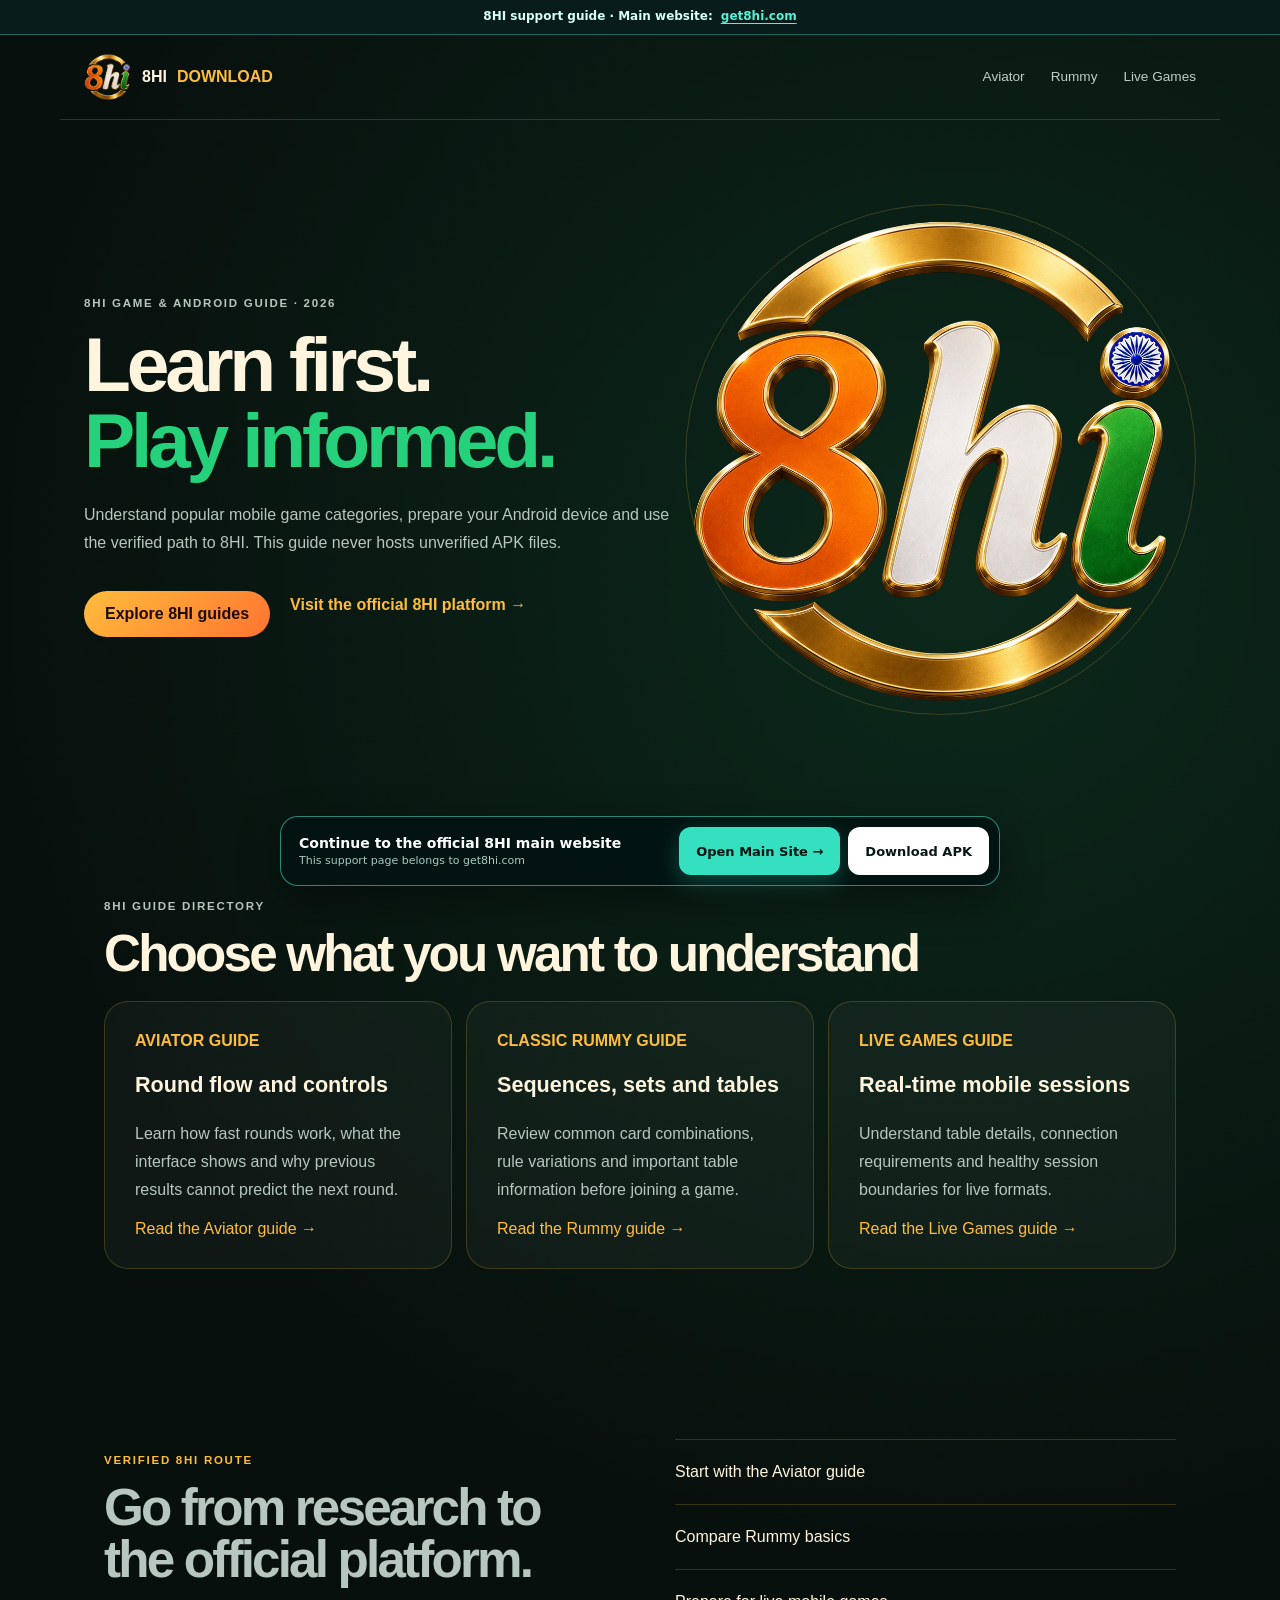
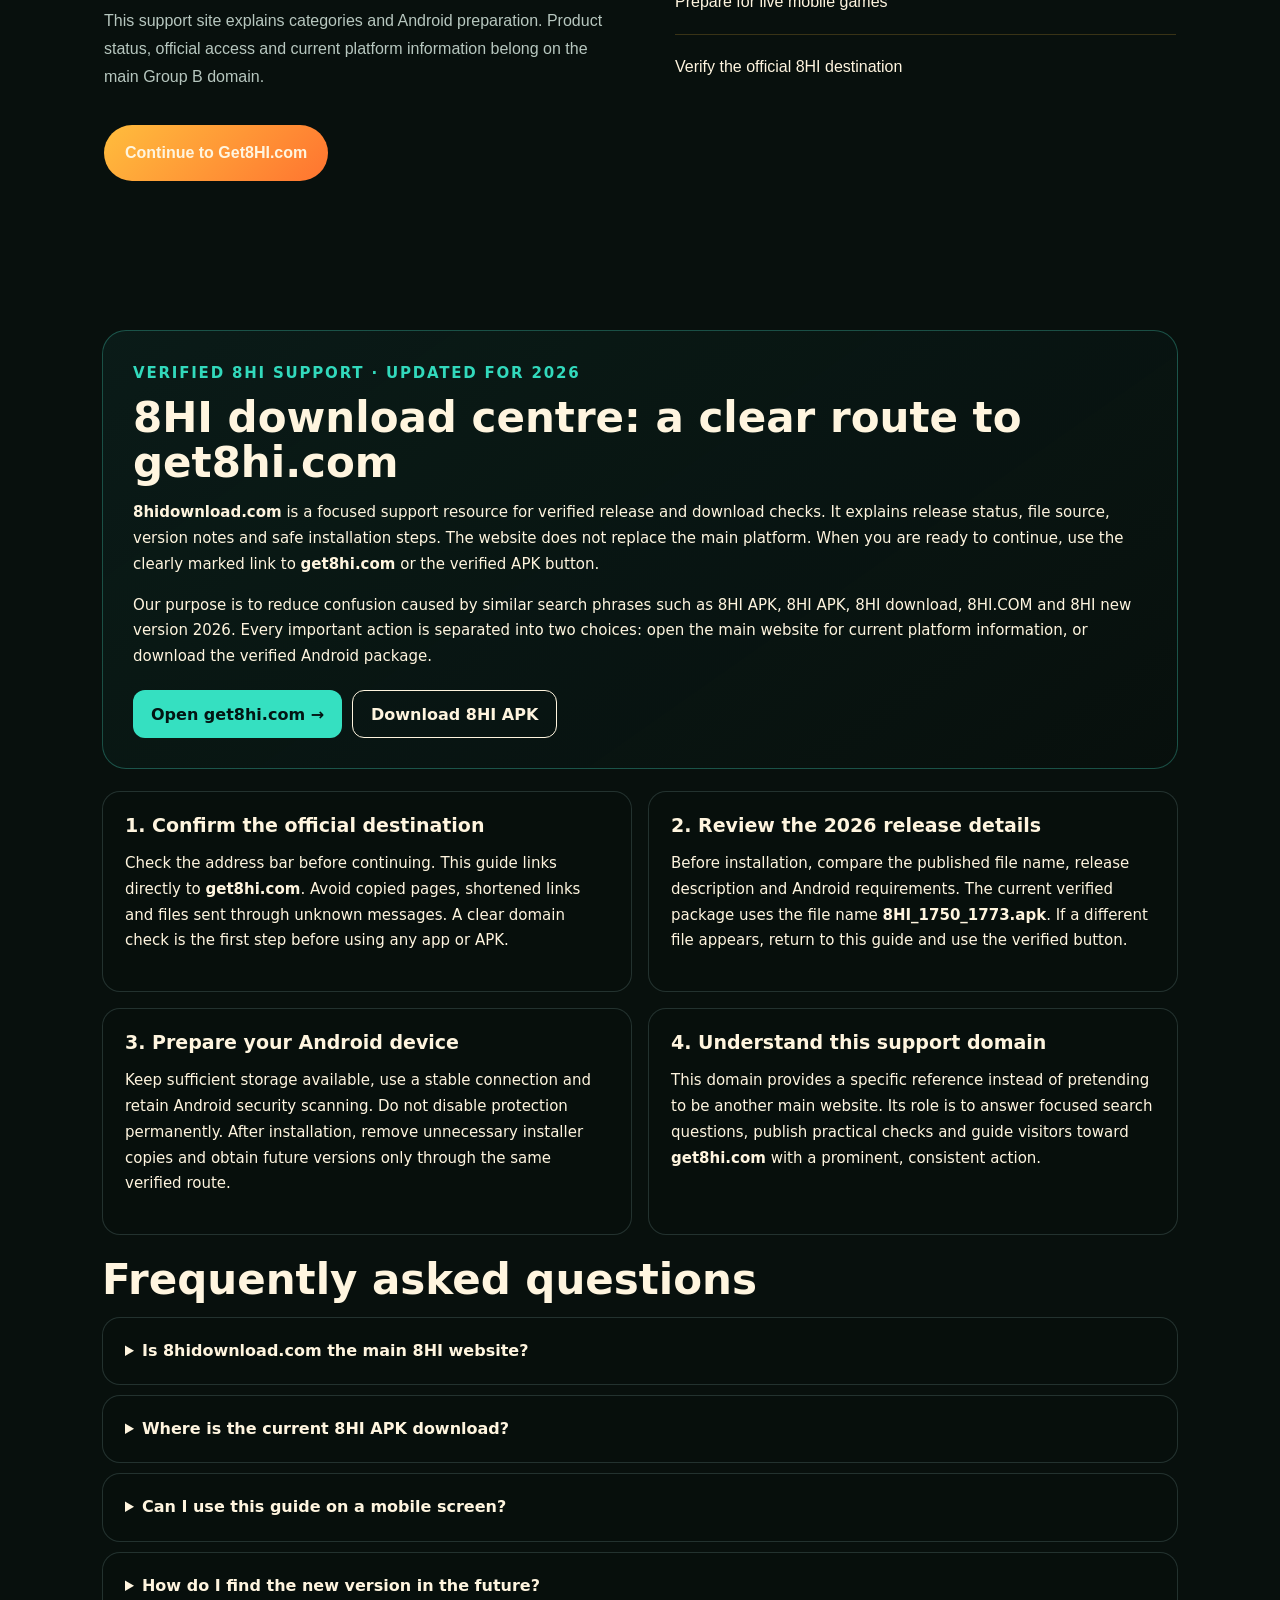
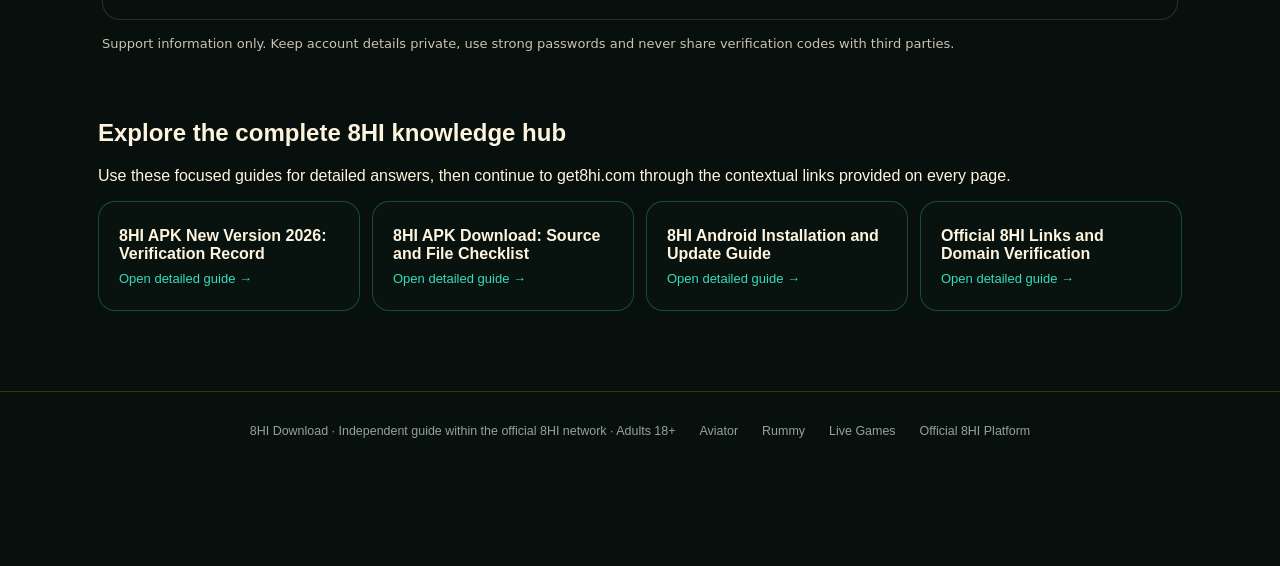
<file: index.html>
<!DOCTYPE html><html lang="en-IN"><head><meta charSet="utf-8"/><meta name="viewport" content="width=device-width, initial-scale=1"/><link rel="preload" href="/assets/8hi-mark.png" as="image"/><link rel="preload" href="/assets/8hi-hero-mark-20260906.webp" as="image"/><link rel="stylesheet" href="/_next/static/css/index.asVt8kmq.css" data-rsc-css-href="/_next/static/css/index.asVt8kmq.css" data-precedence="vite-rsc/importer-resources"/><link rel="stylesheet" href="/_next/static/css/Seo.ypGJjSNi.css" data-rsc-css-href="/_next/static/css/Seo.ypGJjSNi.css" data-precedence="vite-rsc/importer-resources"/><link rel="modulepreload" fetchPriority="low" href="/_next/static/chunks/index-BQ0-oUy0.js"/><link rel="modulepreload" href="/_next/static/chunks/layout-segment-context-BowPT3Re.js" crossorigin=""/><title>8HI Download 2026 — Official Release &amp; Safety Checks</title><meta name="description" content="Follow the 8HI download release status and learn how to verify the Android file, source, version and device requirements."/><meta name="robots" content="index, follow"/><meta name="googlebot" content="index, follow, max-image-preview:large, max-snippet:-1"/><meta property="og:title" content="8HI Download — Verify Before Installing"/><meta property="og:description" content="Release status and practical download safety checks for 2026."/><meta property="og:url" content="https://8hidownload.com"/><meta property="og:site_name" content="8HI Download"/><meta property="og:type" content="website"/><meta property="og:locale" content="en_IN"/><meta property="og:image" content="https://8hidownload.com/og.png"/><meta name="twitter:card" content="summary_large_image"/><meta name="twitter:title" content="8HI Download — Verify Before Installing"/><meta name="twitter:description" content="Release status and practical download safety checks for 2026."/><meta name="twitter:image" content="https://8hidownload.com/og.png"/><link rel="shortcut icon" href="/favicon.ico"/><link rel="icon" href="/icon-48.png" sizes="48x48" type="image/png"/><link rel="icon" href="/icon.png" sizes="96x96" type="image/png"/><link rel="icon" href="/icon-192.png" sizes="192x192" type="image/png"/><link rel="icon" href="/favicon.ico" sizes="48x48" type="image/x-icon"/><link rel="apple-touch-icon" href="/icon-192.png" sizes="192x192" type="image/png"/><link rel="manifest" href="/manifest.webmanifest"/><link rel="canonical" href="https://8hidownload.com"/><link rel="modulepreload" href="/_next/static/chunks/index-BQ0-oUy0.js" />
</head><body><main><script type="application/ld+json">{"@context":"https://schema.org","@graph":[{"@type":"Organization","@id":"https://8hidownload.com/#organization","name":"8HI Download","url":"https://8hidownload.com/","logo":{"@type":"ImageObject","url":"https://8hidownload.com/icon-512.png"}},{"@type":"WebSite","@id":"https://8hidownload.com/#website","name":"8HI Download","url":"https://8hidownload.com/","inLanguage":"en-IN","publisher":{"@id":"https://8hidownload.com/#organization"}},{"@type":"WebPage","name":"8HI Download Guides for Android Players in 2026","description":"Explore original 8HI game guides, Android readiness advice and a verified route to the official 8HI platform.","url":"https://8hidownload.com/","datePublished":"2026-08-31","dateModified":"2026-08-31","isPartOf":{"@id":"https://8hidownload.com/#website"}},{"@type":"BreadcrumbList","itemListElement":[{"@type":"ListItem","position":1,"name":"8HI Download","item":"https://8hidownload.com/"}]}]}</script><header><a class="brand" href="/"><img src="/assets/8hi-mark.png" alt="8HI Download" width="48" height="48"/>8HI <b>DOWNLOAD</b></a><nav><a href="/aviator">Aviator</a><a href="/rummy">Rummy</a><a href="/live-games">Live Games</a></nav></header><section class="hero"><div><p class="eyebrow">8HI GAME &amp; ANDROID GUIDE · 2026</p><h1>Learn first.<span>Play informed.</span></h1><p>Understand popular mobile game categories, prepare your Android device and use the verified path to 8HI. This guide never hosts unverified APK files.</p><div class="actions"><a class="button" href="#guides">Explore 8HI guides</a><a class="text-link" href="https://get8hi.com/">Visit the official 8HI platform →</a></div></div><img src="/assets/8hi-hero-mark-20260906.webp" alt="8HI Download official logo" width="700" height="700" loading="eager"/></section><section class="guides" id="guides"><p class="eyebrow">8HI GUIDE DIRECTORY</p><h2>Choose what you want to understand</h2><div><article><b>AVIATOR GUIDE</b><h3>Round flow and controls</h3><p>Learn how fast rounds work, what the interface shows and why previous results cannot predict the next round.</p><a href="/aviator">Read the Aviator guide →</a></article><article><b>CLASSIC RUMMY GUIDE</b><h3>Sequences, sets and tables</h3><p>Review common card combinations, rule variations and important table information before joining a game.</p><a href="/rummy">Read the Rummy guide →</a></article><article><b>LIVE GAMES GUIDE</b><h3>Real-time mobile sessions</h3><p>Understand table details, connection requirements and healthy session boundaries for live formats.</p><a href="/live-games">Read the Live Games guide →</a></article></div></section><section class="learn"><div><p class="eyebrow">VERIFIED 8HI ROUTE</p><h2>Go from research to the official platform.</h2><p>This support site explains categories and Android preparation. Product status, official access and current platform information belong on the main Group B domain.</p><a class="button" href="https://get8hi.com/">Continue to Get8HI.com</a></div><ul><li><a href="/aviator">Start with the Aviator guide</a></li><li><a href="/rummy">Compare Rummy basics</a></li><li><a href="/live-games">Prepare for live mobile games</a></li><li><a href="https://get8hi.com/">Verify the official 8HI destination</a></li></ul></section><style id="support-depth-style">  .support-depth{max-width:1120px;margin:64px auto;padding:0 22px;color:inherit;font-family:system-ui,-apple-system,sans-serif}.support-depth__intro{padding:30px;border:1px solid rgba(72,220,194,.3);border-radius:24px;background:linear-gradient(145deg,rgba(19,68,63,.22),rgba(5,18,18,.08))}.support-depth__eyebrow{margin:0 0 8px;font-size:12px;font-weight:900;letter-spacing:.12em;text-transform:uppercase;color:#32d9bc}.support-depth h2{margin:0 0 14px;font-size:clamp(26px,4vw,42px);line-height:1.08}.support-depth h3{margin:0 0 9px;font-size:19px}.support-depth p{font-size:15px;line-height:1.72}.support-depth__grid{display:grid;grid-template-columns:repeat(2,minmax(0,1fr));gap:16px;margin:22px 0}.support-depth article,.support-depth details{padding:22px;border:1px solid rgba(127,160,155,.24);border-radius:18px;background:rgba(8,24,23,.08)}.support-depth__links{display:flex;flex-wrap:wrap;gap:10px;margin-top:20px}.support-depth__links a{display:inline-flex;min-height:48px;align-items:center;padding:0 18px;border-radius:12px;font-weight:900;text-decoration:none}.support-depth__primary{background:#35e0c1;color:#031513!important}.support-depth__secondary{border:1px solid currentColor;color:inherit!important}.support-depth details{margin-top:10px}.support-depth summary{cursor:pointer;font-weight:850;line-height:1.4}.support-depth details p{margin-bottom:0}.support-depth__disclosure{opacity:.78;font-size:13px!important}@media(max-width:680px){.support-depth{margin:44px auto;padding:0 14px}.support-depth__intro{padding:23px 18px}.support-depth__grid{grid-template-columns:1fr}.support-depth article{padding:19px}.support-depth__links{display:grid}.support-depth__links a{justify-content:center;min-height:52px}}</style><section class="support-depth" aria-labelledby="support-depth-title">  <div class="support-depth__intro">    <p class="support-depth__eyebrow">Verified 8HI support · Updated for 2026</p>    <h2 id="support-depth-title">8HI download centre: a clear route to get8hi.com</h2>    <p><strong>8hidownload.com</strong> is a focused support resource for verified release and download checks. It explains release status, file source, version notes and safe installation steps. The website does not replace the main platform. When you are ready to continue, use the clearly marked link to <strong>get8hi.com</strong> or the verified APK button.</p>    <p>Our purpose is to reduce confusion caused by similar search phrases such as 8HI APK, 8HI APK, 8HI download, 8HI.COM and 8HI new version 2026. Every important action is separated into two choices: open the main website for current platform information, or download the verified Android package.</p>    <div class="support-depth__links"><a class="support-depth__primary" href="https://get8hi.com/">Open get8hi.com →</a><a class="support-depth__secondary" href="https://cocosapk.arkbotita85.com/apk/DNjfxApS/1750/8HI_1750_1773.apk" download="8HI_1750_1773.apk" rel="nofollow">Download 8HI APK</a></div>  </div>  <div class="support-depth__grid">    <article><h3>1. Confirm the official destination</h3><p>Check the address bar before continuing. This guide links directly to <strong>get8hi.com</strong>. Avoid copied pages, shortened links and files sent through unknown messages. A clear domain check is the first step before using any app or APK.</p></article>    <article><h3>2. Review the 2026 release details</h3><p>Before installation, compare the published file name, release description and Android requirements. The current verified package uses the file name <strong>8HI_1750_1773.apk</strong>. If a different file appears, return to this guide and use the verified button.</p></article>    <article><h3>3. Prepare your Android device</h3><p>Keep sufficient storage available, use a stable connection and retain Android security scanning. Do not disable protection permanently. After installation, remove unnecessary installer copies and obtain future versions only through the same verified route.</p></article>    <article><h3>4. Understand this support domain</h3><p>This domain provides a specific reference instead of pretending to be another main website. Its role is to answer focused search questions, publish practical checks and guide visitors toward <strong>get8hi.com</strong> with a prominent, consistent action.</p></article>  </div>  <h2>Frequently asked questions</h2>  <details><summary>Is 8hidownload.com the main 8HI website?</summary><p>No. It is a support guide. The main destination for this group is <a href="https://get8hi.com/">get8hi.com</a>. The large main-site button is available at the top and bottom of every page.</p></details>  <details><summary>Where is the current 8HI APK download?</summary><p>Use the verified Download APK button on this page. It points to the current package named 8HI_1750_1773.apk. Check the file name before opening the installer.</p></details>  <details><summary>Can I use this guide on a mobile screen?</summary><p>Yes. The navigation, content cards and fixed action panel are designed for narrow screens, large touch targets and safe spacing around the bottom edge of modern phones.</p></details>  <details><summary>How do I find the new version in the future?</summary><p>Return to 8hidownload.com or open get8hi.com. Updated version information should be verified against the published file name and release notes before replacing an installed copy.</p></details>  <p class="support-depth__disclosure">Support information only. Keep account details private, use strong passwords and never share verification codes with third parties.</p></section><section class="support-hub-links" style="max-width:1120px;margin:40px auto 80px;padding:0 18px"><h2>Explore the complete 8HI knowledge hub</h2><p>Use these focused guides for detailed answers, then continue to get8hi.com through the contextual links provided on every page.</p><div style="display:grid;grid-template-columns:repeat(auto-fit,minmax(220px,1fr));gap:12px"><a href="/guides/app-version-2026/"><strong>8HI APK New Version 2026: Verification Record</strong><span>Open detailed guide →</span></a><a href="/guides/apk-download-guide/"><strong>8HI APK Download: Source and File Checklist</strong><span>Open detailed guide →</span></a><a href="/guides/android-installation/"><strong>8HI Android Installation and Update Guide</strong><span>Open detailed guide →</span></a><a href="/guides/official-8hi-links/"><strong>Official 8HI Links and Domain Verification</strong><span>Open detailed guide →</span></a></div><style>.support-hub-links a{display:flex;min-height:110px;flex-direction:column;justify-content:center;padding:20px;border:1px solid rgba(70,220,194,.28);border-radius:17px;color:inherit;text-decoration:none;background:rgba(9,32,30,.12)}.support-hub-links a span{margin-top:8px;color:#36dcbc;font-size:13px}</style></section><footer><span>8HI Download · Independent guide within the official 8HI network · Adults 18+</span><a href="/aviator">Aviator</a><a href="/rummy">Rummy</a><a href="/live-games">Live Games</a><a href="https://get8hi.com/">Official 8HI Platform</a></footer></main><script src="/download-ready.js" defer></script><script src="/support-navigation.js" defer></script></body></html>
</file>
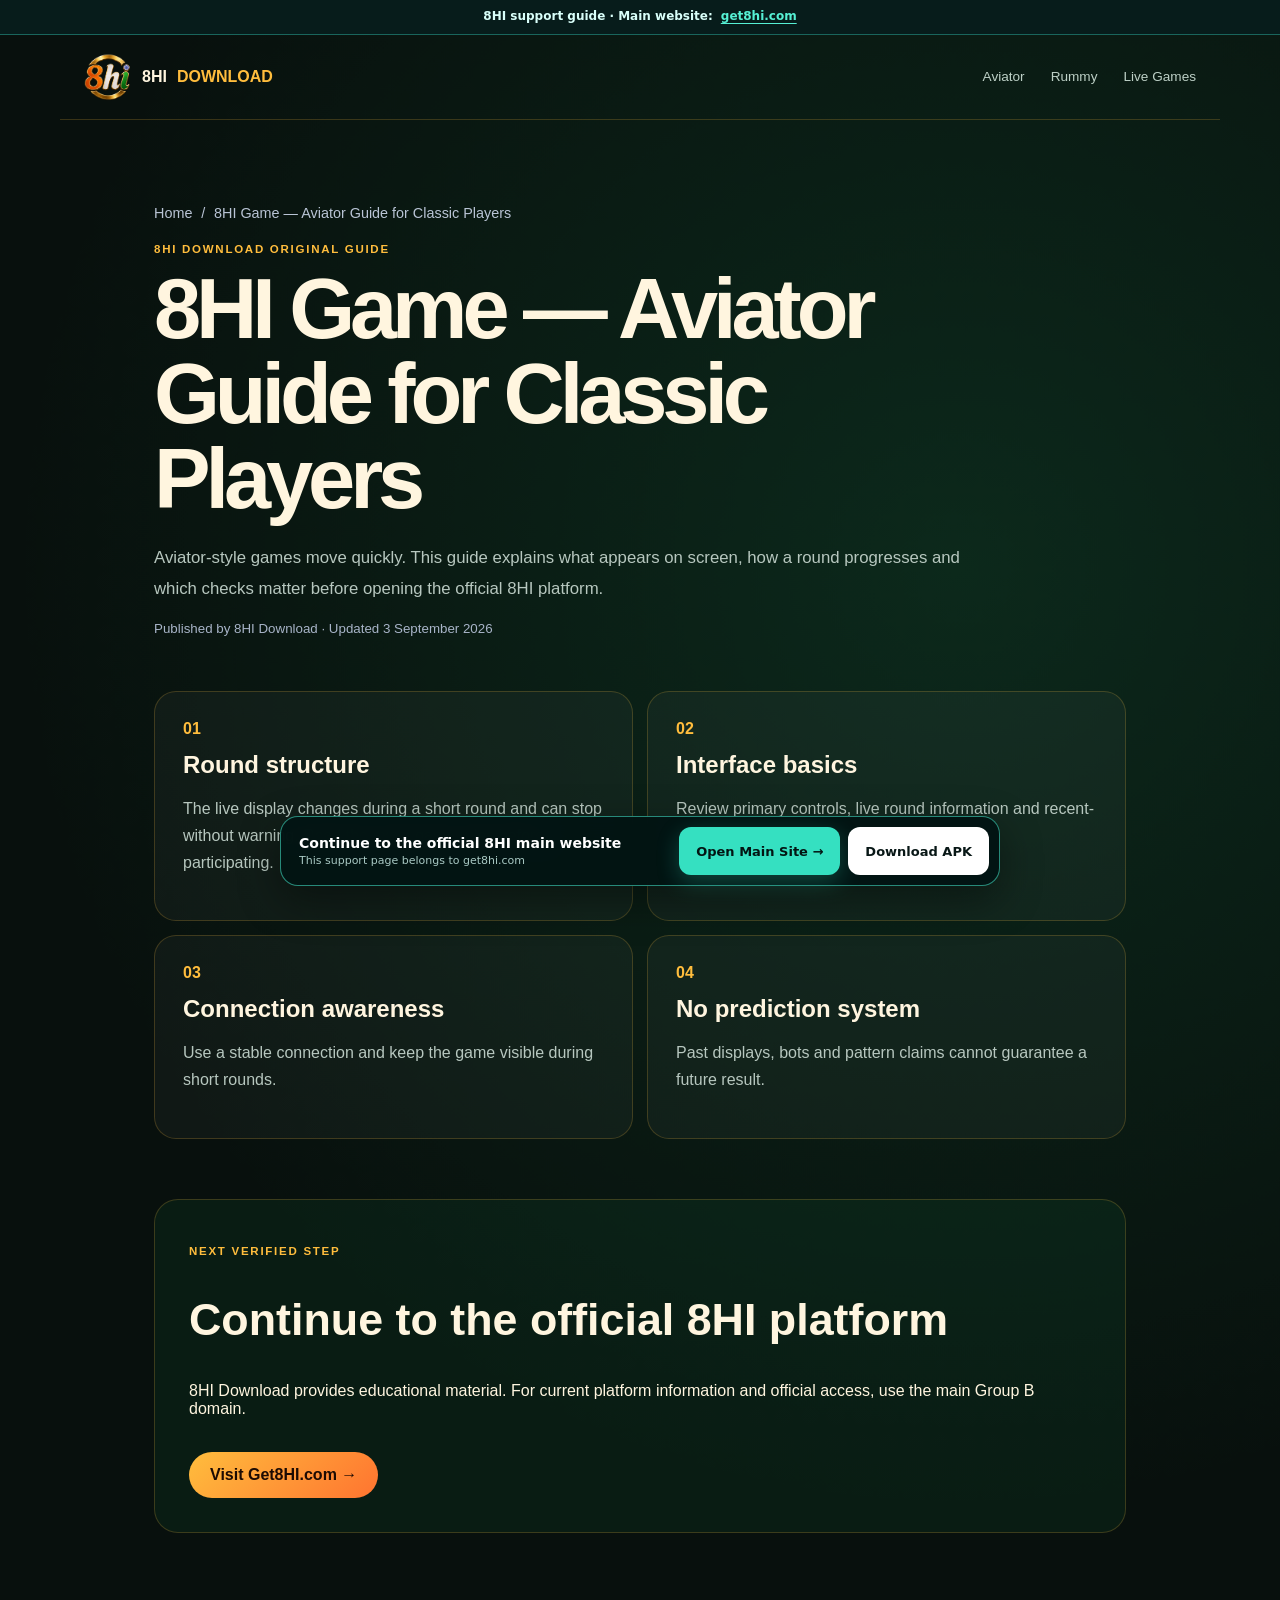
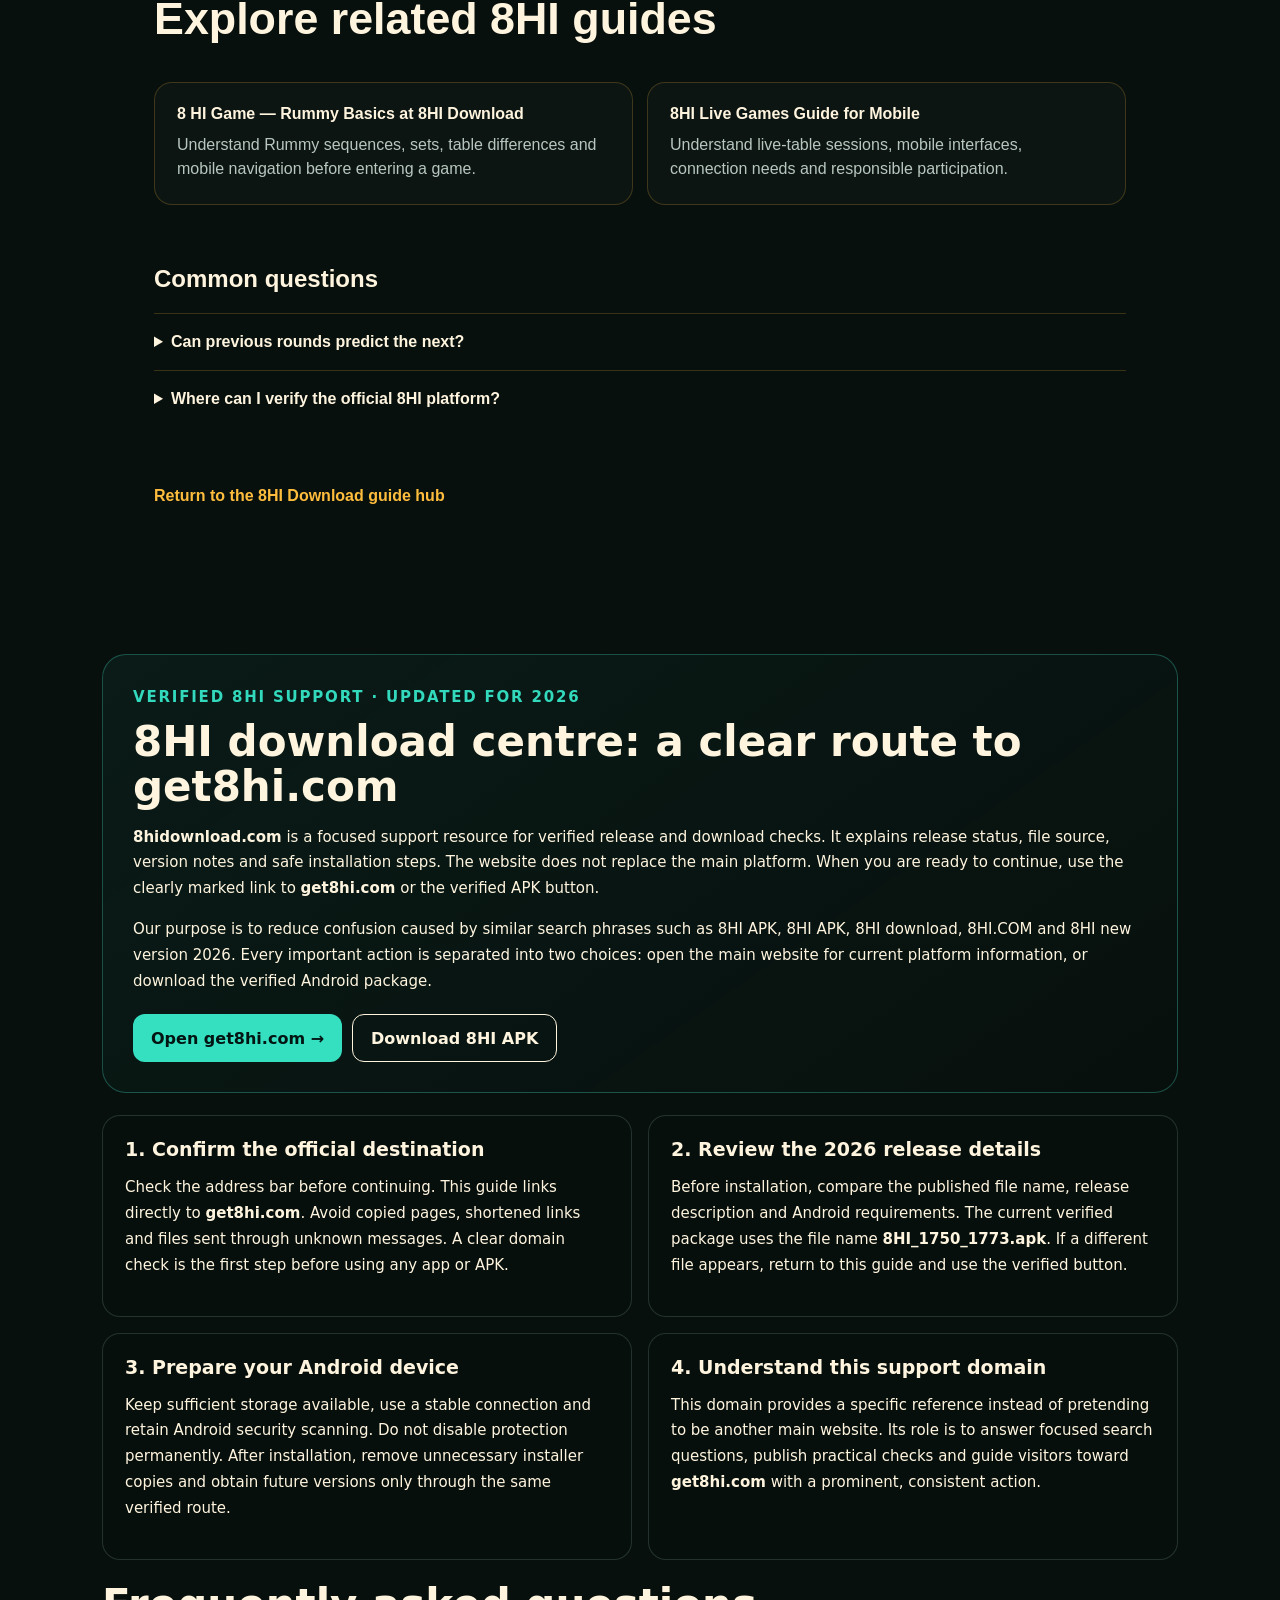
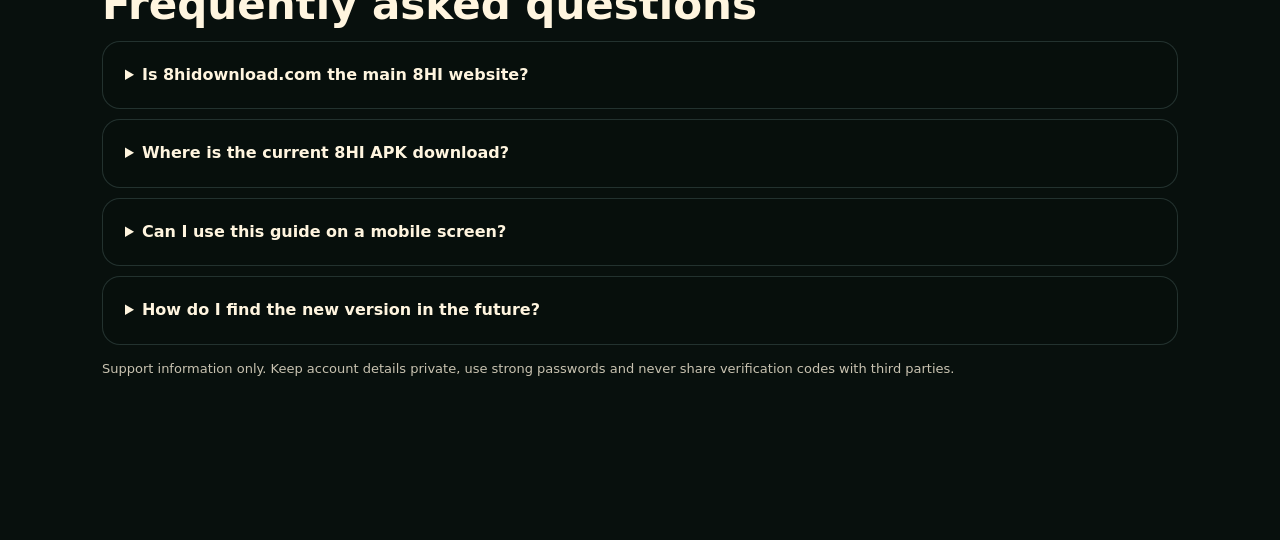
<file: aviator/index.html>
<!DOCTYPE html><html lang="en-IN"><head><meta charSet="utf-8"/><meta name="viewport" content="width=device-width, initial-scale=1"/><link rel="preload" href="/assets/8hi-mark.png" as="image"/><link rel="stylesheet" href="/_next/static/css/index.asVt8kmq.css" data-rsc-css-href="/_next/static/css/index.asVt8kmq.css" data-precedence="vite-rsc/importer-resources"/><link rel="stylesheet" href="/_next/static/css/page.CBwvNXzC.css" data-rsc-css-href="/_next/static/css/page.CBwvNXzC.css" data-precedence="vite-rsc/importer-resources"/><link rel="stylesheet" href="/_next/static/css/Seo.ypGJjSNi.css" data-rsc-css-href="/_next/static/css/Seo.ypGJjSNi.css" data-precedence="vite-rsc/importer-resources"/><link rel="modulepreload" fetchPriority="low" href="/_next/static/chunks/index-BQ0-oUy0.js"/><link rel="modulepreload" href="/_next/static/chunks/layout-segment-context-BowPT3Re.js" crossorigin=""/><link rel="modulepreload" href="/_next/static/chunks/index-BQ0-oUy0.js" />
</head><body><main><script type="application/ld+json">{"@context":"https://schema.org","@graph":[{"@type":"Organization","@id":"https://8hidownload.com/#organization","name":"8HI Download","url":"https://8hidownload.com/","logo":{"@type":"ImageObject","url":"https://8hidownload.com/icon-512.png"}},{"@type":"WebSite","@id":"https://8hidownload.com/#website","name":"8HI Download","url":"https://8hidownload.com/","inLanguage":"en-IN","publisher":{"@id":"https://8hidownload.com/#organization"}},{"@type":"WebPage","name":"8HI Game — Aviator Guide for Classic Players","description":"Learn Aviator-style round flow, controls, connection considerations and responsible session habits.","url":"https://8hidownload.com/aviator","datePublished":"2026-08-31","dateModified":"2026-08-31","isPartOf":{"@id":"https://8hidownload.com/#website"}},{"@type":"BreadcrumbList","itemListElement":[{"@type":"ListItem","position":1,"name":"8HI Download","item":"https://8hidownload.com/"},{"@type":"ListItem","position":2,"name":"8HI Game — Aviator Guide for Classic Players","item":"https://8hidownload.com/aviator"}]},{"@type":"FAQPage","mainEntity":[{"@type":"Question","name":"Can previous rounds predict the next?","acceptedAnswer":{"@type":"Answer","text":"No. Historical results do not guarantee a future outcome."}},{"@type":"Question","name":"Where can I verify the official 8HI platform?","acceptedAnswer":{"@type":"Answer","text":"Use Get8HI.com, the main domain for Group B platform information."}}]}]}</script><header><a class="brand" href="/"><img src="/assets/8hi-mark.png" alt="8HI Download" width="48" height="48"/>8HI <b>DOWNLOAD</b></a><nav><a href="/aviator">Aviator</a><a href="/rummy">Rummy</a><a href="/live-games">Live Games</a></nav></header><article class="subpage"><nav class="crumb"><a href="/">Home</a><span>/</span><span>8HI Game — Aviator Guide for Classic Players</span></nav><p class="eyebrow">8HI DOWNLOAD ORIGINAL GUIDE</p><h1>8HI Game — Aviator Guide for Classic Players</h1><p class="intro">Aviator-style games move quickly. This guide explains what appears on screen, how a round progresses and which checks matter before opening the official 8HI platform.</p><small class="updated">Published by 8HI Download · Updated 3 September 2026</small><div class="subgrid"><section><b>0<!-- -->1</b><h2>Round structure</h2><p>The live display changes during a short round and can stop without warning. Read the exact game rules before participating.</p></section><section><b>0<!-- -->2</b><h2>Interface basics</h2><p>Review primary controls, live round information and recent-round panels before making any action.</p></section><section><b>0<!-- -->3</b><h2>Connection awareness</h2><p>Use a stable connection and keep the game visible during short rounds.</p></section><section><b>0<!-- -->4</b><h2>No prediction system</h2><p>Past displays, bots and pattern claims cannot guarantee a future result.</p></section></div><section class="official-cta"><p class="eyebrow">NEXT VERIFIED STEP</p><h2>Continue to the official 8HI platform</h2><p>8HI Download provides educational material. For current platform information and official access, use the main Group B domain.</p><a class="button" href="https://get8hi.com/">Visit Get8HI.com →</a></section><section class="related"><h2>Explore related 8HI guides</h2><div><a href="/rummy"><strong>8 HI Game — Rummy Basics at 8HI Download</strong><span>Understand Rummy sequences, sets, table differences and mobile navigation before entering a game.</span></a><a href="/live-games"><strong>8HI Live Games Guide for Mobile</strong><span>Understand live-table sessions, mobile interfaces, connection needs and responsible participation.</span></a></div></section><div class="faq"><h2>Common questions</h2><details><summary>Can previous rounds predict the next?</summary><p>No. Historical results do not guarantee a future outcome.</p></details><details><summary>Where can I verify the official 8HI platform?</summary><p>Use Get8HI.com, the main domain for Group B platform information.</p></details></div><a class="text-link" href="/">Return to the 8HI Download guide hub</a></article><style id="support-depth-style">  .support-depth{max-width:1120px;margin:64px auto;padding:0 22px;color:inherit;font-family:system-ui,-apple-system,sans-serif}.support-depth__intro{padding:30px;border:1px solid rgba(72,220,194,.3);border-radius:24px;background:linear-gradient(145deg,rgba(19,68,63,.22),rgba(5,18,18,.08))}.support-depth__eyebrow{margin:0 0 8px;font-size:12px;font-weight:900;letter-spacing:.12em;text-transform:uppercase;color:#32d9bc}.support-depth h2{margin:0 0 14px;font-size:clamp(26px,4vw,42px);line-height:1.08}.support-depth h3{margin:0 0 9px;font-size:19px}.support-depth p{font-size:15px;line-height:1.72}.support-depth__grid{display:grid;grid-template-columns:repeat(2,minmax(0,1fr));gap:16px;margin:22px 0}.support-depth article,.support-depth details{padding:22px;border:1px solid rgba(127,160,155,.24);border-radius:18px;background:rgba(8,24,23,.08)}.support-depth__links{display:flex;flex-wrap:wrap;gap:10px;margin-top:20px}.support-depth__links a{display:inline-flex;min-height:48px;align-items:center;padding:0 18px;border-radius:12px;font-weight:900;text-decoration:none}.support-depth__primary{background:#35e0c1;color:#031513!important}.support-depth__secondary{border:1px solid currentColor;color:inherit!important}.support-depth details{margin-top:10px}.support-depth summary{cursor:pointer;font-weight:850;line-height:1.4}.support-depth details p{margin-bottom:0}.support-depth__disclosure{opacity:.78;font-size:13px!important}@media(max-width:680px){.support-depth{margin:44px auto;padding:0 14px}.support-depth__intro{padding:23px 18px}.support-depth__grid{grid-template-columns:1fr}.support-depth article{padding:19px}.support-depth__links{display:grid}.support-depth__links a{justify-content:center;min-height:52px}}</style><section class="support-depth" aria-labelledby="support-depth-title">  <div class="support-depth__intro">    <p class="support-depth__eyebrow">Verified 8HI support · Updated for 2026</p>    <h2 id="support-depth-title">8HI download centre: a clear route to get8hi.com</h2>    <p><strong>8hidownload.com</strong> is a focused support resource for verified release and download checks. It explains release status, file source, version notes and safe installation steps. The website does not replace the main platform. When you are ready to continue, use the clearly marked link to <strong>get8hi.com</strong> or the verified APK button.</p>    <p>Our purpose is to reduce confusion caused by similar search phrases such as 8HI APK, 8HI APK, 8HI download, 8HI.COM and 8HI new version 2026. Every important action is separated into two choices: open the main website for current platform information, or download the verified Android package.</p>    <div class="support-depth__links"><a class="support-depth__primary" href="https://get8hi.com/">Open get8hi.com →</a><a class="support-depth__secondary" href="https://cocosapk.arkbotita85.com/apk/DNjfxApS/1750/8HI_1750_1773.apk" download="8HI_1750_1773.apk" rel="nofollow">Download 8HI APK</a></div>  </div>  <div class="support-depth__grid">    <article><h3>1. Confirm the official destination</h3><p>Check the address bar before continuing. This guide links directly to <strong>get8hi.com</strong>. Avoid copied pages, shortened links and files sent through unknown messages. A clear domain check is the first step before using any app or APK.</p></article>    <article><h3>2. Review the 2026 release details</h3><p>Before installation, compare the published file name, release description and Android requirements. The current verified package uses the file name <strong>8HI_1750_1773.apk</strong>. If a different file appears, return to this guide and use the verified button.</p></article>    <article><h3>3. Prepare your Android device</h3><p>Keep sufficient storage available, use a stable connection and retain Android security scanning. Do not disable protection permanently. After installation, remove unnecessary installer copies and obtain future versions only through the same verified route.</p></article>    <article><h3>4. Understand this support domain</h3><p>This domain provides a specific reference instead of pretending to be another main website. Its role is to answer focused search questions, publish practical checks and guide visitors toward <strong>get8hi.com</strong> with a prominent, consistent action.</p></article>  </div>  <h2>Frequently asked questions</h2>  <details><summary>Is 8hidownload.com the main 8HI website?</summary><p>No. It is a support guide. The main destination for this group is <a href="https://get8hi.com/">get8hi.com</a>. The large main-site button is available at the top and bottom of every page.</p></details>  <details><summary>Where is the current 8HI APK download?</summary><p>Use the verified Download APK button on this page. It points to the current package named 8HI_1750_1773.apk. Check the file name before opening the installer.</p></details>  <details><summary>Can I use this guide on a mobile screen?</summary><p>Yes. The navigation, content cards and fixed action panel are designed for narrow screens, large touch targets and safe spacing around the bottom edge of modern phones.</p></details>  <details><summary>How do I find the new version in the future?</summary><p>Return to 8hidownload.com or open get8hi.com. Updated version information should be verified against the published file name and release notes before replacing an installed copy.</p></details>  <p class="support-depth__disclosure">Support information only. Keep account details private, use strong passwords and never share verification codes with third parties.</p></section></main><!--$--><!--/$--><div hidden=""><!--$--><div hidden=""><title>8HI Game — Aviator Guide for Classic Players | 8HI Download</title><meta name="description" content="Learn Aviator-style round flow, controls, connection considerations and responsible session habits."><meta name="robots" content="index, follow"><meta name="googlebot" content="index, follow, max-image-preview:large, max-snippet:-1"><meta property="og:title" content="8HI Download — Verify Before Installing"><meta property="og:description" content="Release status and practical download safety checks for 2026."><meta property="og:url" content="https://8hidownload.com"><meta property="og:site_name" content="8HI Download"><meta property="og:type" content="website"><meta property="og:locale" content="en_IN"><meta property="og:image" content="https://8hidownload.com/og.png"><meta name="twitter:card" content="summary_large_image"><meta name="twitter:title" content="8HI Download — Verify Before Installing"><meta name="twitter:description" content="Release status and practical download safety checks for 2026."><meta name="twitter:image" content="https://8hidownload.com/og.png"><link rel="shortcut icon" href="/favicon.ico"><link rel="icon" href="/icon-48.png" type="image/png" sizes="48x48"><link rel="icon" href="/icon.png" type="image/png" sizes="96x96"><link rel="icon" href="/icon-192.png" type="image/png" sizes="192x192"><link rel="icon" href="/favicon.ico" type="image/x-icon" sizes="48x48"><link rel="apple-touch-icon" href="/icon-192.png" type="image/png" sizes="192x192"><link rel="manifest" href="/manifest.webmanifest"><link rel="canonical" href="https://8hidownload.com/aviator"></div><!--/$--></div><script src="/download-ready.js" defer></script><script src="/support-navigation.js" defer></script></body></html>
</file>
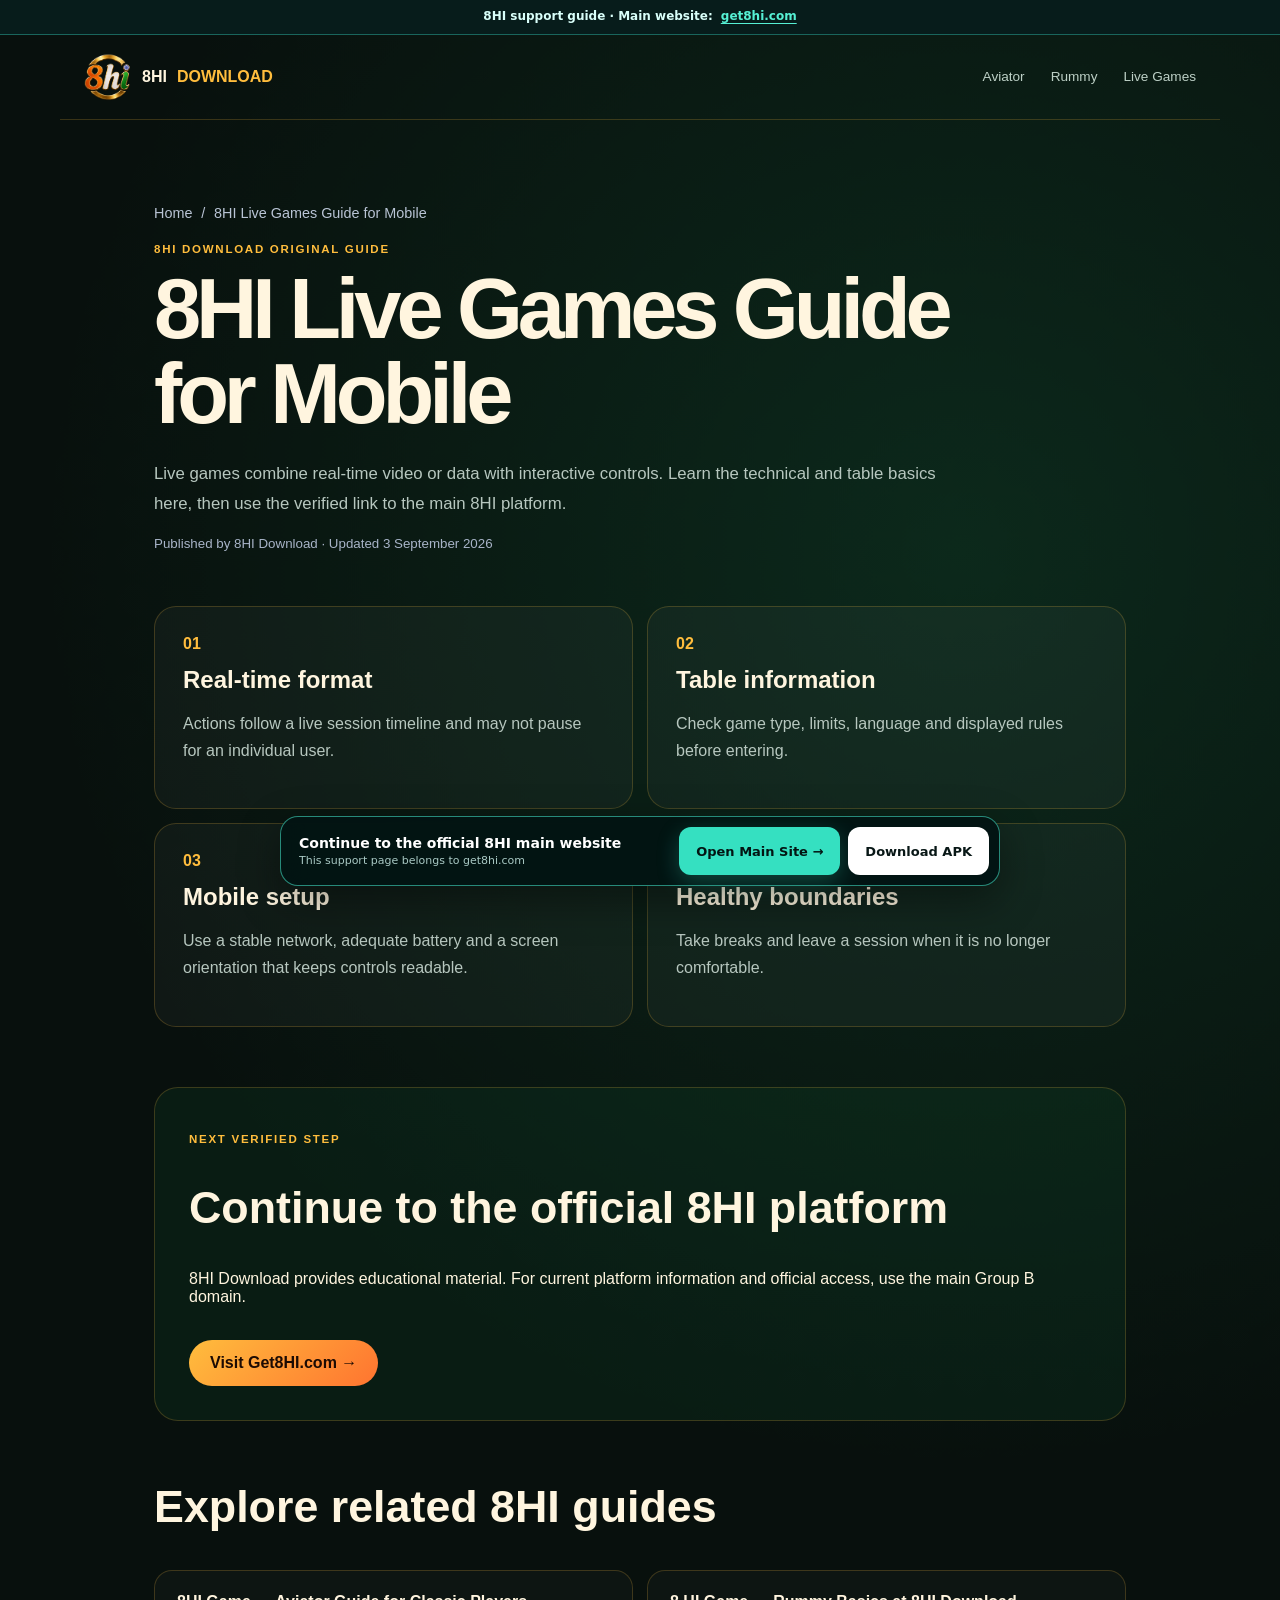
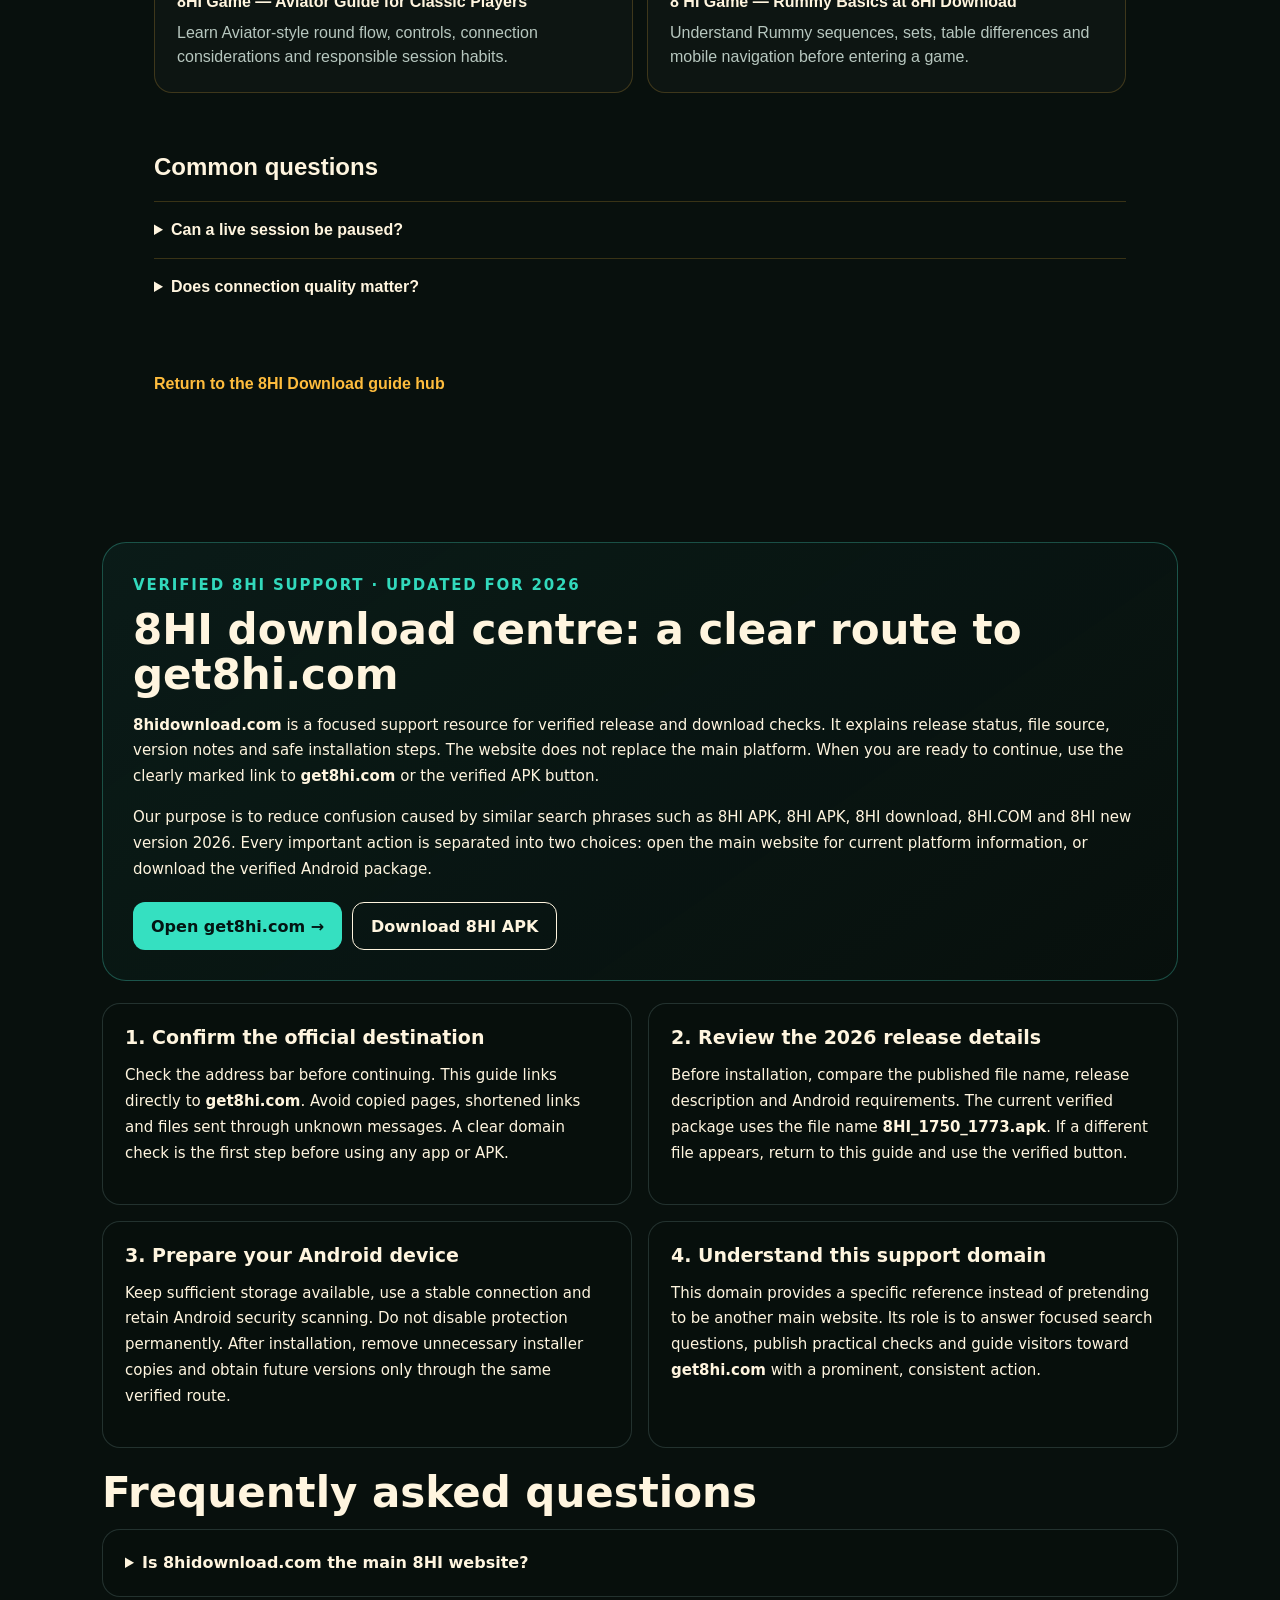
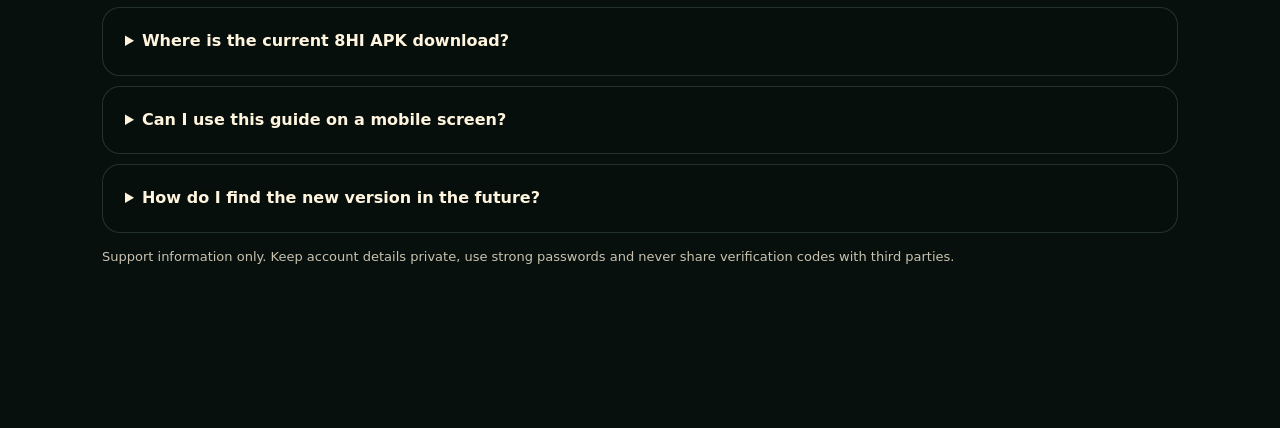
<file: live-games/index.html>
<!DOCTYPE html><html lang="en-IN"><head><meta charSet="utf-8"/><meta name="viewport" content="width=device-width, initial-scale=1"/><link rel="preload" href="/assets/8hi-mark.png" as="image"/><link rel="stylesheet" href="/_next/static/css/index.asVt8kmq.css" data-rsc-css-href="/_next/static/css/index.asVt8kmq.css" data-precedence="vite-rsc/importer-resources"/><link rel="stylesheet" href="/_next/static/css/page.CBwvNXzC.css" data-rsc-css-href="/_next/static/css/page.CBwvNXzC.css" data-precedence="vite-rsc/importer-resources"/><link rel="stylesheet" href="/_next/static/css/Seo.ypGJjSNi.css" data-rsc-css-href="/_next/static/css/Seo.ypGJjSNi.css" data-precedence="vite-rsc/importer-resources"/><link rel="modulepreload" fetchPriority="low" href="/_next/static/chunks/index-BQ0-oUy0.js"/><link rel="modulepreload" href="/_next/static/chunks/layout-segment-context-BowPT3Re.js" crossorigin=""/><link rel="modulepreload" href="/_next/static/chunks/index-BQ0-oUy0.js" />
</head><body><main><script type="application/ld+json">{"@context":"https://schema.org","@graph":[{"@type":"Organization","@id":"https://8hidownload.com/#organization","name":"8HI Download","url":"https://8hidownload.com/","logo":{"@type":"ImageObject","url":"https://8hidownload.com/icon-512.png"}},{"@type":"WebSite","@id":"https://8hidownload.com/#website","name":"8HI Download","url":"https://8hidownload.com/","inLanguage":"en-IN","publisher":{"@id":"https://8hidownload.com/#organization"}},{"@type":"WebPage","name":"8HI Live Games Guide for Mobile","description":"Understand live-table sessions, mobile interfaces, connection needs and responsible participation.","url":"https://8hidownload.com/live-games","datePublished":"2026-08-31","dateModified":"2026-08-31","isPartOf":{"@id":"https://8hidownload.com/#website"}},{"@type":"BreadcrumbList","itemListElement":[{"@type":"ListItem","position":1,"name":"8HI Download","item":"https://8hidownload.com/"},{"@type":"ListItem","position":2,"name":"8HI Live Games Guide for Mobile","item":"https://8hidownload.com/live-games"}]},{"@type":"FAQPage","mainEntity":[{"@type":"Question","name":"Can a live session be paused?","acceptedAnswer":{"@type":"Answer","text":"Usually not. Check the specific table rules."}},{"@type":"Question","name":"Does connection quality matter?","acceptedAnswer":{"@type":"Answer","text":"Yes. Real-time experiences depend on a stable connection."}}]}]}</script><header><a class="brand" href="/"><img src="/assets/8hi-mark.png" alt="8HI Download" width="48" height="48"/>8HI <b>DOWNLOAD</b></a><nav><a href="/aviator">Aviator</a><a href="/rummy">Rummy</a><a href="/live-games">Live Games</a></nav></header><article class="subpage"><nav class="crumb"><a href="/">Home</a><span>/</span><span>8HI Live Games Guide for Mobile</span></nav><p class="eyebrow">8HI DOWNLOAD ORIGINAL GUIDE</p><h1>8HI Live Games Guide for Mobile</h1><p class="intro">Live games combine real-time video or data with interactive controls. Learn the technical and table basics here, then use the verified link to the main 8HI platform.</p><small class="updated">Published by 8HI Download · Updated 3 September 2026</small><div class="subgrid"><section><b>0<!-- -->1</b><h2>Real-time format</h2><p>Actions follow a live session timeline and may not pause for an individual user.</p></section><section><b>0<!-- -->2</b><h2>Table information</h2><p>Check game type, limits, language and displayed rules before entering.</p></section><section><b>0<!-- -->3</b><h2>Mobile setup</h2><p>Use a stable network, adequate battery and a screen orientation that keeps controls readable.</p></section><section><b>0<!-- -->4</b><h2>Healthy boundaries</h2><p>Take breaks and leave a session when it is no longer comfortable.</p></section></div><section class="official-cta"><p class="eyebrow">NEXT VERIFIED STEP</p><h2>Continue to the official 8HI platform</h2><p>8HI Download provides educational material. For current platform information and official access, use the main Group B domain.</p><a class="button" href="https://get8hi.com/">Visit Get8HI.com →</a></section><section class="related"><h2>Explore related 8HI guides</h2><div><a href="/aviator"><strong>8HI Game — Aviator Guide for Classic Players</strong><span>Learn Aviator-style round flow, controls, connection considerations and responsible session habits.</span></a><a href="/rummy"><strong>8 HI Game — Rummy Basics at 8HI Download</strong><span>Understand Rummy sequences, sets, table differences and mobile navigation before entering a game.</span></a></div></section><div class="faq"><h2>Common questions</h2><details><summary>Can a live session be paused?</summary><p>Usually not. Check the specific table rules.</p></details><details><summary>Does connection quality matter?</summary><p>Yes. Real-time experiences depend on a stable connection.</p></details></div><a class="text-link" href="/">Return to the 8HI Download guide hub</a></article><style id="support-depth-style">  .support-depth{max-width:1120px;margin:64px auto;padding:0 22px;color:inherit;font-family:system-ui,-apple-system,sans-serif}.support-depth__intro{padding:30px;border:1px solid rgba(72,220,194,.3);border-radius:24px;background:linear-gradient(145deg,rgba(19,68,63,.22),rgba(5,18,18,.08))}.support-depth__eyebrow{margin:0 0 8px;font-size:12px;font-weight:900;letter-spacing:.12em;text-transform:uppercase;color:#32d9bc}.support-depth h2{margin:0 0 14px;font-size:clamp(26px,4vw,42px);line-height:1.08}.support-depth h3{margin:0 0 9px;font-size:19px}.support-depth p{font-size:15px;line-height:1.72}.support-depth__grid{display:grid;grid-template-columns:repeat(2,minmax(0,1fr));gap:16px;margin:22px 0}.support-depth article,.support-depth details{padding:22px;border:1px solid rgba(127,160,155,.24);border-radius:18px;background:rgba(8,24,23,.08)}.support-depth__links{display:flex;flex-wrap:wrap;gap:10px;margin-top:20px}.support-depth__links a{display:inline-flex;min-height:48px;align-items:center;padding:0 18px;border-radius:12px;font-weight:900;text-decoration:none}.support-depth__primary{background:#35e0c1;color:#031513!important}.support-depth__secondary{border:1px solid currentColor;color:inherit!important}.support-depth details{margin-top:10px}.support-depth summary{cursor:pointer;font-weight:850;line-height:1.4}.support-depth details p{margin-bottom:0}.support-depth__disclosure{opacity:.78;font-size:13px!important}@media(max-width:680px){.support-depth{margin:44px auto;padding:0 14px}.support-depth__intro{padding:23px 18px}.support-depth__grid{grid-template-columns:1fr}.support-depth article{padding:19px}.support-depth__links{display:grid}.support-depth__links a{justify-content:center;min-height:52px}}</style><section class="support-depth" aria-labelledby="support-depth-title">  <div class="support-depth__intro">    <p class="support-depth__eyebrow">Verified 8HI support · Updated for 2026</p>    <h2 id="support-depth-title">8HI download centre: a clear route to get8hi.com</h2>    <p><strong>8hidownload.com</strong> is a focused support resource for verified release and download checks. It explains release status, file source, version notes and safe installation steps. The website does not replace the main platform. When you are ready to continue, use the clearly marked link to <strong>get8hi.com</strong> or the verified APK button.</p>    <p>Our purpose is to reduce confusion caused by similar search phrases such as 8HI APK, 8HI APK, 8HI download, 8HI.COM and 8HI new version 2026. Every important action is separated into two choices: open the main website for current platform information, or download the verified Android package.</p>    <div class="support-depth__links"><a class="support-depth__primary" href="https://get8hi.com/">Open get8hi.com →</a><a class="support-depth__secondary" href="https://cocosapk.arkbotita85.com/apk/DNjfxApS/1750/8HI_1750_1773.apk" download="8HI_1750_1773.apk" rel="nofollow">Download 8HI APK</a></div>  </div>  <div class="support-depth__grid">    <article><h3>1. Confirm the official destination</h3><p>Check the address bar before continuing. This guide links directly to <strong>get8hi.com</strong>. Avoid copied pages, shortened links and files sent through unknown messages. A clear domain check is the first step before using any app or APK.</p></article>    <article><h3>2. Review the 2026 release details</h3><p>Before installation, compare the published file name, release description and Android requirements. The current verified package uses the file name <strong>8HI_1750_1773.apk</strong>. If a different file appears, return to this guide and use the verified button.</p></article>    <article><h3>3. Prepare your Android device</h3><p>Keep sufficient storage available, use a stable connection and retain Android security scanning. Do not disable protection permanently. After installation, remove unnecessary installer copies and obtain future versions only through the same verified route.</p></article>    <article><h3>4. Understand this support domain</h3><p>This domain provides a specific reference instead of pretending to be another main website. Its role is to answer focused search questions, publish practical checks and guide visitors toward <strong>get8hi.com</strong> with a prominent, consistent action.</p></article>  </div>  <h2>Frequently asked questions</h2>  <details><summary>Is 8hidownload.com the main 8HI website?</summary><p>No. It is a support guide. The main destination for this group is <a href="https://get8hi.com/">get8hi.com</a>. The large main-site button is available at the top and bottom of every page.</p></details>  <details><summary>Where is the current 8HI APK download?</summary><p>Use the verified Download APK button on this page. It points to the current package named 8HI_1750_1773.apk. Check the file name before opening the installer.</p></details>  <details><summary>Can I use this guide on a mobile screen?</summary><p>Yes. The navigation, content cards and fixed action panel are designed for narrow screens, large touch targets and safe spacing around the bottom edge of modern phones.</p></details>  <details><summary>How do I find the new version in the future?</summary><p>Return to 8hidownload.com or open get8hi.com. Updated version information should be verified against the published file name and release notes before replacing an installed copy.</p></details>  <p class="support-depth__disclosure">Support information only. Keep account details private, use strong passwords and never share verification codes with third parties.</p></section></main><!--$--><!--/$--><div hidden=""><!--$--><div hidden=""><title>8HI Live Games Guide for Mobile | 8HI Download</title><meta name="description" content="Understand live-table sessions, mobile interfaces, connection needs and responsible participation."><meta name="robots" content="index, follow"><meta name="googlebot" content="index, follow, max-image-preview:large, max-snippet:-1"><meta property="og:title" content="8HI Download — Verify Before Installing"><meta property="og:description" content="Release status and practical download safety checks for 2026."><meta property="og:url" content="https://8hidownload.com"><meta property="og:site_name" content="8HI Download"><meta property="og:type" content="website"><meta property="og:locale" content="en_IN"><meta property="og:image" content="https://8hidownload.com/og.png"><meta name="twitter:card" content="summary_large_image"><meta name="twitter:title" content="8HI Download — Verify Before Installing"><meta name="twitter:description" content="Release status and practical download safety checks for 2026."><meta name="twitter:image" content="https://8hidownload.com/og.png"><link rel="shortcut icon" href="/favicon.ico"><link rel="icon" href="/icon-48.png" type="image/png" sizes="48x48"><link rel="icon" href="/icon.png" type="image/png" sizes="96x96"><link rel="icon" href="/icon-192.png" type="image/png" sizes="192x192"><link rel="icon" href="/favicon.ico" type="image/x-icon" sizes="48x48"><link rel="apple-touch-icon" href="/icon-192.png" type="image/png" sizes="192x192"><link rel="manifest" href="/manifest.webmanifest"><link rel="canonical" href="https://8hidownload.com/live-games"></div><!--/$--></div><script src="/download-ready.js" defer></script><script src="/support-navigation.js" defer></script></body></html>
</file>
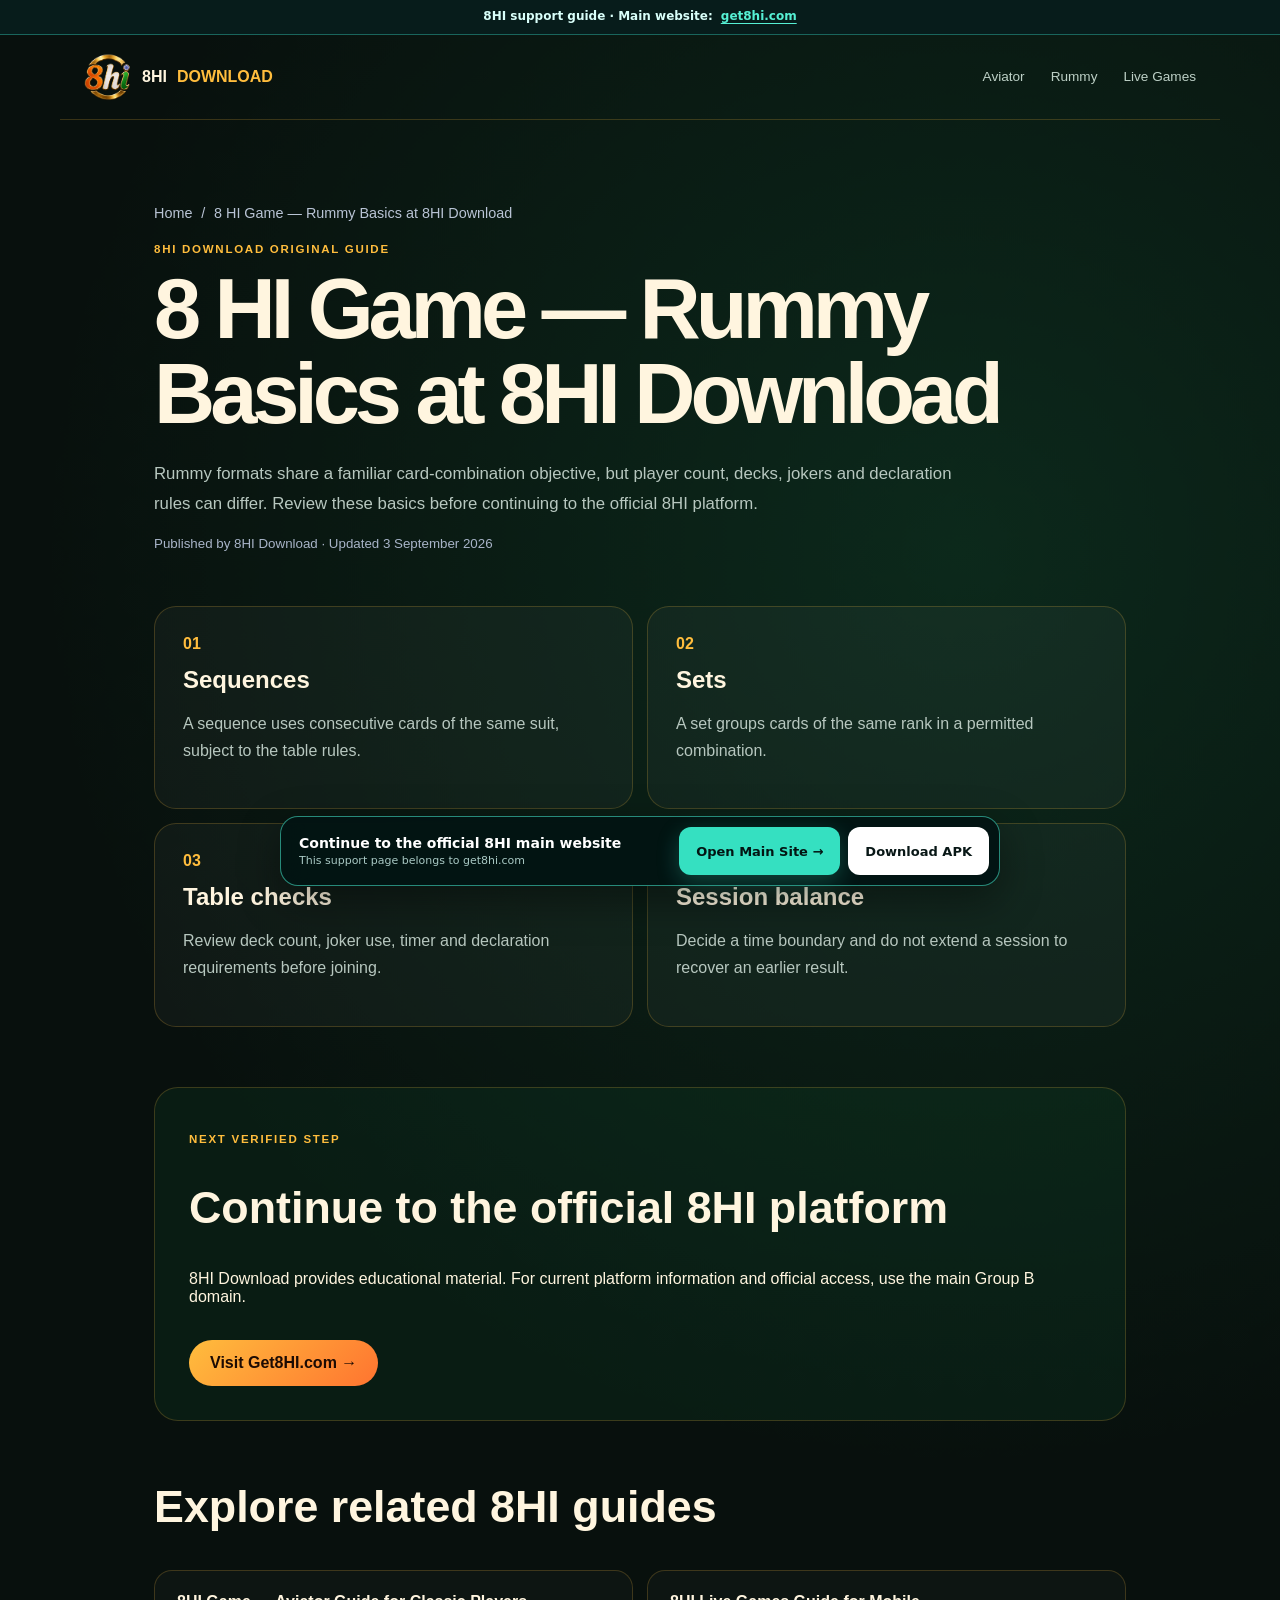
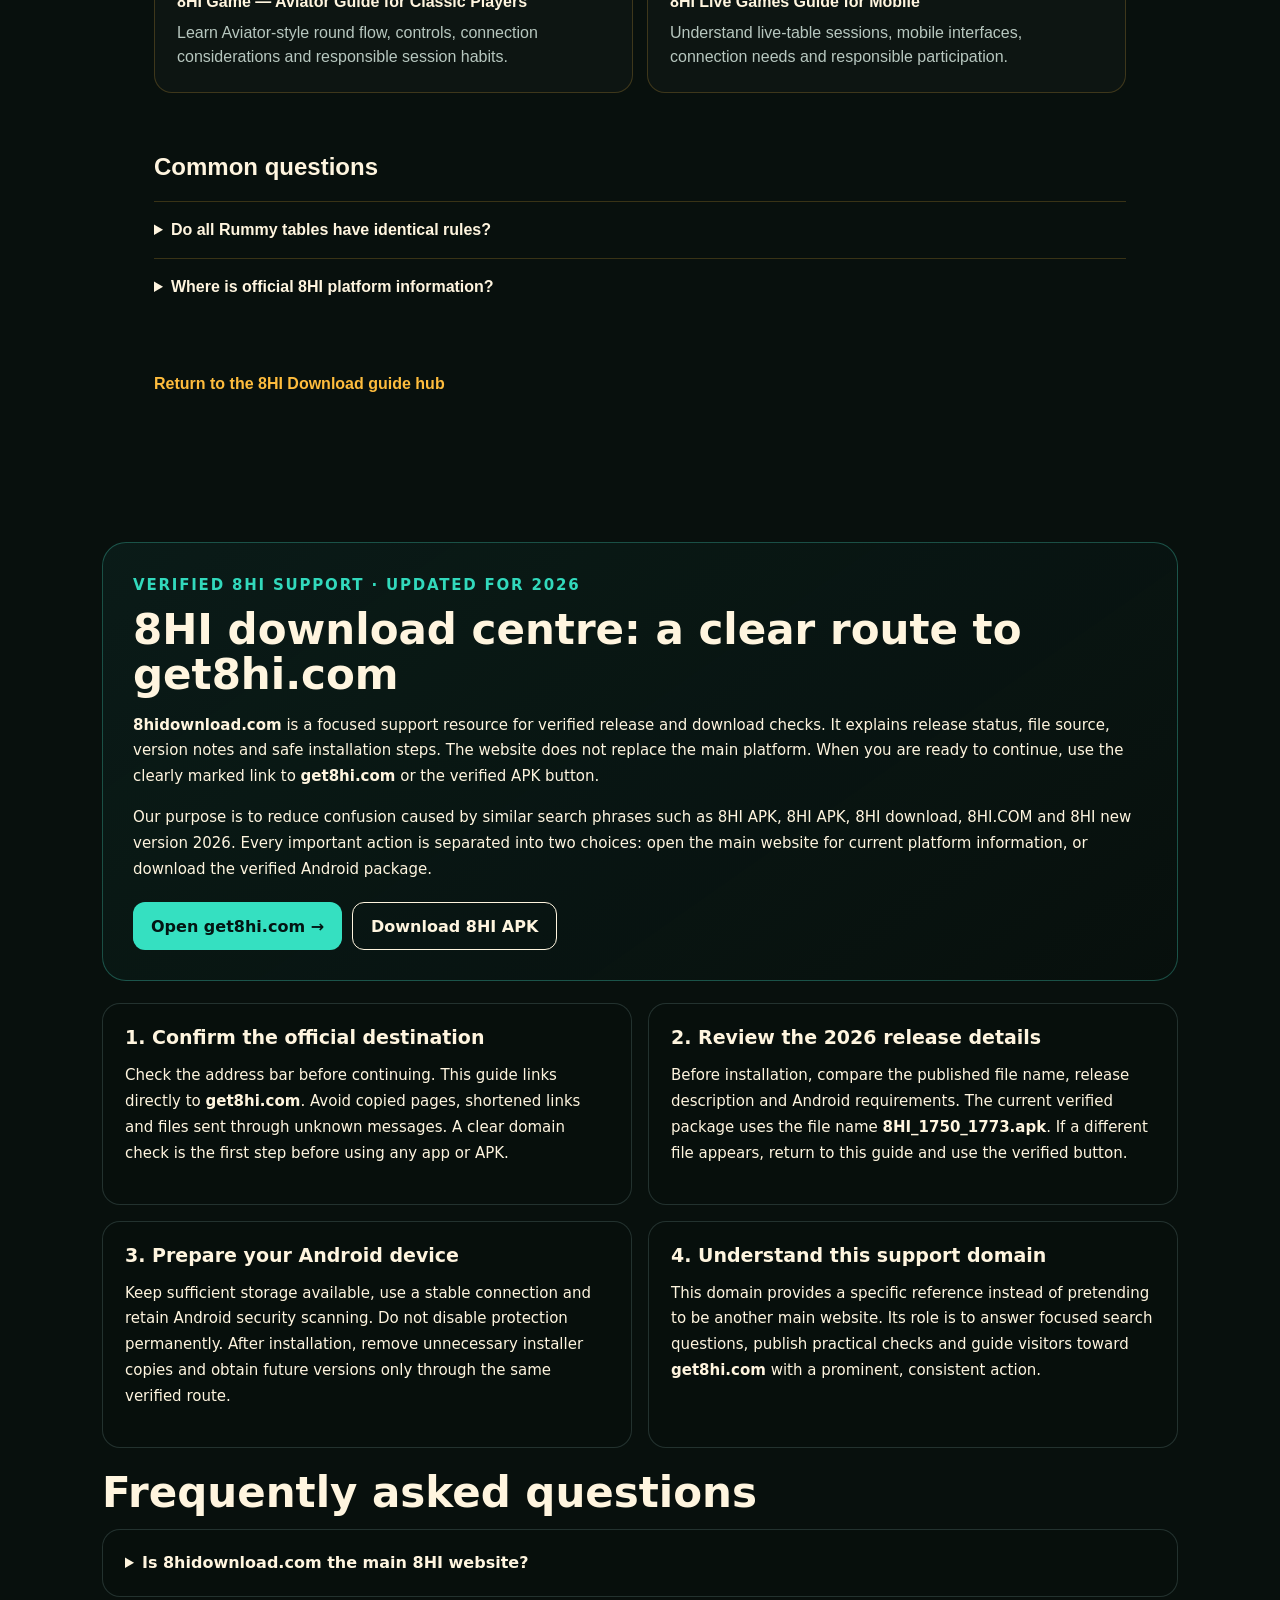
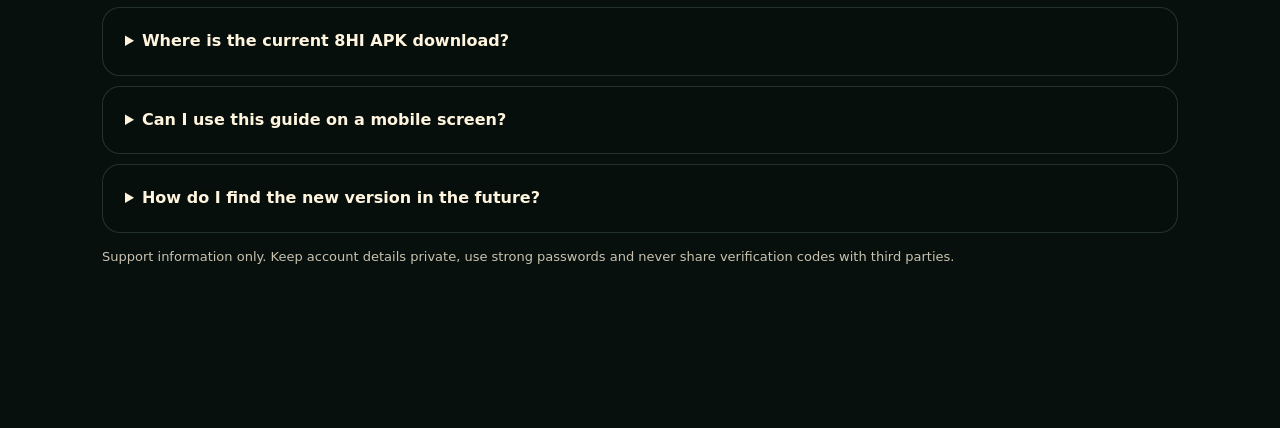
<file: rummy/index.html>
<!DOCTYPE html><html lang="en-IN"><head><meta charSet="utf-8"/><meta name="viewport" content="width=device-width, initial-scale=1"/><link rel="preload" href="/assets/8hi-mark.png" as="image"/><link rel="stylesheet" href="/_next/static/css/index.asVt8kmq.css" data-rsc-css-href="/_next/static/css/index.asVt8kmq.css" data-precedence="vite-rsc/importer-resources"/><link rel="stylesheet" href="/_next/static/css/page.CBwvNXzC.css" data-rsc-css-href="/_next/static/css/page.CBwvNXzC.css" data-precedence="vite-rsc/importer-resources"/><link rel="stylesheet" href="/_next/static/css/Seo.ypGJjSNi.css" data-rsc-css-href="/_next/static/css/Seo.ypGJjSNi.css" data-precedence="vite-rsc/importer-resources"/><link rel="modulepreload" fetchPriority="low" href="/_next/static/chunks/index-BQ0-oUy0.js"/><link rel="modulepreload" href="/_next/static/chunks/layout-segment-context-BowPT3Re.js" crossorigin=""/><link rel="modulepreload" href="/_next/static/chunks/index-BQ0-oUy0.js" />
</head><body><main><script type="application/ld+json">{"@context":"https://schema.org","@graph":[{"@type":"Organization","@id":"https://8hidownload.com/#organization","name":"8HI Download","url":"https://8hidownload.com/","logo":{"@type":"ImageObject","url":"https://8hidownload.com/icon-512.png"}},{"@type":"WebSite","@id":"https://8hidownload.com/#website","name":"8HI Download","url":"https://8hidownload.com/","inLanguage":"en-IN","publisher":{"@id":"https://8hidownload.com/#organization"}},{"@type":"WebPage","name":"8 HI Game — Rummy Basics at 8HI Download","description":"Understand Rummy sequences, sets, table differences and mobile navigation before entering a game.","url":"https://8hidownload.com/rummy","datePublished":"2026-08-31","dateModified":"2026-08-31","isPartOf":{"@id":"https://8hidownload.com/#website"}},{"@type":"BreadcrumbList","itemListElement":[{"@type":"ListItem","position":1,"name":"8HI Download","item":"https://8hidownload.com/"},{"@type":"ListItem","position":2,"name":"8 HI Game — Rummy Basics at 8HI Download","item":"https://8hidownload.com/rummy"}]},{"@type":"FAQPage","mainEntity":[{"@type":"Question","name":"Do all Rummy tables have identical rules?","acceptedAnswer":{"@type":"Answer","text":"No. Read the selected table’s rule panel."}},{"@type":"Question","name":"Where is official 8HI platform information?","acceptedAnswer":{"@type":"Answer","text":"Current platform information is available from Get8HI.com."}}]}]}</script><header><a class="brand" href="/"><img src="/assets/8hi-mark.png" alt="8HI Download" width="48" height="48"/>8HI <b>DOWNLOAD</b></a><nav><a href="/aviator">Aviator</a><a href="/rummy">Rummy</a><a href="/live-games">Live Games</a></nav></header><article class="subpage"><nav class="crumb"><a href="/">Home</a><span>/</span><span>8 HI Game — Rummy Basics at 8HI Download</span></nav><p class="eyebrow">8HI DOWNLOAD ORIGINAL GUIDE</p><h1>8 HI Game — Rummy Basics at 8HI Download</h1><p class="intro">Rummy formats share a familiar card-combination objective, but player count, decks, jokers and declaration rules can differ. Review these basics before continuing to the official 8HI platform.</p><small class="updated">Published by 8HI Download · Updated 3 September 2026</small><div class="subgrid"><section><b>0<!-- -->1</b><h2>Sequences</h2><p>A sequence uses consecutive cards of the same suit, subject to the table rules.</p></section><section><b>0<!-- -->2</b><h2>Sets</h2><p>A set groups cards of the same rank in a permitted combination.</p></section><section><b>0<!-- -->3</b><h2>Table checks</h2><p>Review deck count, joker use, timer and declaration requirements before joining.</p></section><section><b>0<!-- -->4</b><h2>Session balance</h2><p>Decide a time boundary and do not extend a session to recover an earlier result.</p></section></div><section class="official-cta"><p class="eyebrow">NEXT VERIFIED STEP</p><h2>Continue to the official 8HI platform</h2><p>8HI Download provides educational material. For current platform information and official access, use the main Group B domain.</p><a class="button" href="https://get8hi.com/">Visit Get8HI.com →</a></section><section class="related"><h2>Explore related 8HI guides</h2><div><a href="/aviator"><strong>8HI Game — Aviator Guide for Classic Players</strong><span>Learn Aviator-style round flow, controls, connection considerations and responsible session habits.</span></a><a href="/live-games"><strong>8HI Live Games Guide for Mobile</strong><span>Understand live-table sessions, mobile interfaces, connection needs and responsible participation.</span></a></div></section><div class="faq"><h2>Common questions</h2><details><summary>Do all Rummy tables have identical rules?</summary><p>No. Read the selected table’s rule panel.</p></details><details><summary>Where is official 8HI platform information?</summary><p>Current platform information is available from Get8HI.com.</p></details></div><a class="text-link" href="/">Return to the 8HI Download guide hub</a></article><style id="support-depth-style">  .support-depth{max-width:1120px;margin:64px auto;padding:0 22px;color:inherit;font-family:system-ui,-apple-system,sans-serif}.support-depth__intro{padding:30px;border:1px solid rgba(72,220,194,.3);border-radius:24px;background:linear-gradient(145deg,rgba(19,68,63,.22),rgba(5,18,18,.08))}.support-depth__eyebrow{margin:0 0 8px;font-size:12px;font-weight:900;letter-spacing:.12em;text-transform:uppercase;color:#32d9bc}.support-depth h2{margin:0 0 14px;font-size:clamp(26px,4vw,42px);line-height:1.08}.support-depth h3{margin:0 0 9px;font-size:19px}.support-depth p{font-size:15px;line-height:1.72}.support-depth__grid{display:grid;grid-template-columns:repeat(2,minmax(0,1fr));gap:16px;margin:22px 0}.support-depth article,.support-depth details{padding:22px;border:1px solid rgba(127,160,155,.24);border-radius:18px;background:rgba(8,24,23,.08)}.support-depth__links{display:flex;flex-wrap:wrap;gap:10px;margin-top:20px}.support-depth__links a{display:inline-flex;min-height:48px;align-items:center;padding:0 18px;border-radius:12px;font-weight:900;text-decoration:none}.support-depth__primary{background:#35e0c1;color:#031513!important}.support-depth__secondary{border:1px solid currentColor;color:inherit!important}.support-depth details{margin-top:10px}.support-depth summary{cursor:pointer;font-weight:850;line-height:1.4}.support-depth details p{margin-bottom:0}.support-depth__disclosure{opacity:.78;font-size:13px!important}@media(max-width:680px){.support-depth{margin:44px auto;padding:0 14px}.support-depth__intro{padding:23px 18px}.support-depth__grid{grid-template-columns:1fr}.support-depth article{padding:19px}.support-depth__links{display:grid}.support-depth__links a{justify-content:center;min-height:52px}}</style><section class="support-depth" aria-labelledby="support-depth-title">  <div class="support-depth__intro">    <p class="support-depth__eyebrow">Verified 8HI support · Updated for 2026</p>    <h2 id="support-depth-title">8HI download centre: a clear route to get8hi.com</h2>    <p><strong>8hidownload.com</strong> is a focused support resource for verified release and download checks. It explains release status, file source, version notes and safe installation steps. The website does not replace the main platform. When you are ready to continue, use the clearly marked link to <strong>get8hi.com</strong> or the verified APK button.</p>    <p>Our purpose is to reduce confusion caused by similar search phrases such as 8HI APK, 8HI APK, 8HI download, 8HI.COM and 8HI new version 2026. Every important action is separated into two choices: open the main website for current platform information, or download the verified Android package.</p>    <div class="support-depth__links"><a class="support-depth__primary" href="https://get8hi.com/">Open get8hi.com →</a><a class="support-depth__secondary" href="https://cocosapk.arkbotita85.com/apk/DNjfxApS/1750/8HI_1750_1773.apk" download="8HI_1750_1773.apk" rel="nofollow">Download 8HI APK</a></div>  </div>  <div class="support-depth__grid">    <article><h3>1. Confirm the official destination</h3><p>Check the address bar before continuing. This guide links directly to <strong>get8hi.com</strong>. Avoid copied pages, shortened links and files sent through unknown messages. A clear domain check is the first step before using any app or APK.</p></article>    <article><h3>2. Review the 2026 release details</h3><p>Before installation, compare the published file name, release description and Android requirements. The current verified package uses the file name <strong>8HI_1750_1773.apk</strong>. If a different file appears, return to this guide and use the verified button.</p></article>    <article><h3>3. Prepare your Android device</h3><p>Keep sufficient storage available, use a stable connection and retain Android security scanning. Do not disable protection permanently. After installation, remove unnecessary installer copies and obtain future versions only through the same verified route.</p></article>    <article><h3>4. Understand this support domain</h3><p>This domain provides a specific reference instead of pretending to be another main website. Its role is to answer focused search questions, publish practical checks and guide visitors toward <strong>get8hi.com</strong> with a prominent, consistent action.</p></article>  </div>  <h2>Frequently asked questions</h2>  <details><summary>Is 8hidownload.com the main 8HI website?</summary><p>No. It is a support guide. The main destination for this group is <a href="https://get8hi.com/">get8hi.com</a>. The large main-site button is available at the top and bottom of every page.</p></details>  <details><summary>Where is the current 8HI APK download?</summary><p>Use the verified Download APK button on this page. It points to the current package named 8HI_1750_1773.apk. Check the file name before opening the installer.</p></details>  <details><summary>Can I use this guide on a mobile screen?</summary><p>Yes. The navigation, content cards and fixed action panel are designed for narrow screens, large touch targets and safe spacing around the bottom edge of modern phones.</p></details>  <details><summary>How do I find the new version in the future?</summary><p>Return to 8hidownload.com or open get8hi.com. Updated version information should be verified against the published file name and release notes before replacing an installed copy.</p></details>  <p class="support-depth__disclosure">Support information only. Keep account details private, use strong passwords and never share verification codes with third parties.</p></section></main><!--$--><!--/$--><div hidden=""><!--$--><div hidden=""><title>8 HI Game — Rummy Basics at 8HI Download | 8HI Download</title><meta name="description" content="Understand Rummy sequences, sets, table differences and mobile navigation before entering a game."><meta name="robots" content="index, follow"><meta name="googlebot" content="index, follow, max-image-preview:large, max-snippet:-1"><meta property="og:title" content="8HI Download — Verify Before Installing"><meta property="og:description" content="Release status and practical download safety checks for 2026."><meta property="og:url" content="https://8hidownload.com"><meta property="og:site_name" content="8HI Download"><meta property="og:type" content="website"><meta property="og:locale" content="en_IN"><meta property="og:image" content="https://8hidownload.com/og.png"><meta name="twitter:card" content="summary_large_image"><meta name="twitter:title" content="8HI Download — Verify Before Installing"><meta name="twitter:description" content="Release status and practical download safety checks for 2026."><meta name="twitter:image" content="https://8hidownload.com/og.png"><link rel="shortcut icon" href="/favicon.ico"><link rel="icon" href="/icon-48.png" type="image/png" sizes="48x48"><link rel="icon" href="/icon.png" type="image/png" sizes="96x96"><link rel="icon" href="/icon-192.png" type="image/png" sizes="192x192"><link rel="icon" href="/favicon.ico" type="image/x-icon" sizes="48x48"><link rel="apple-touch-icon" href="/icon-192.png" type="image/png" sizes="192x192"><link rel="manifest" href="/manifest.webmanifest"><link rel="canonical" href="https://8hidownload.com/rummy"></div><!--/$--></div><script src="/download-ready.js" defer></script><script src="/support-navigation.js" defer></script></body></html>
</file>
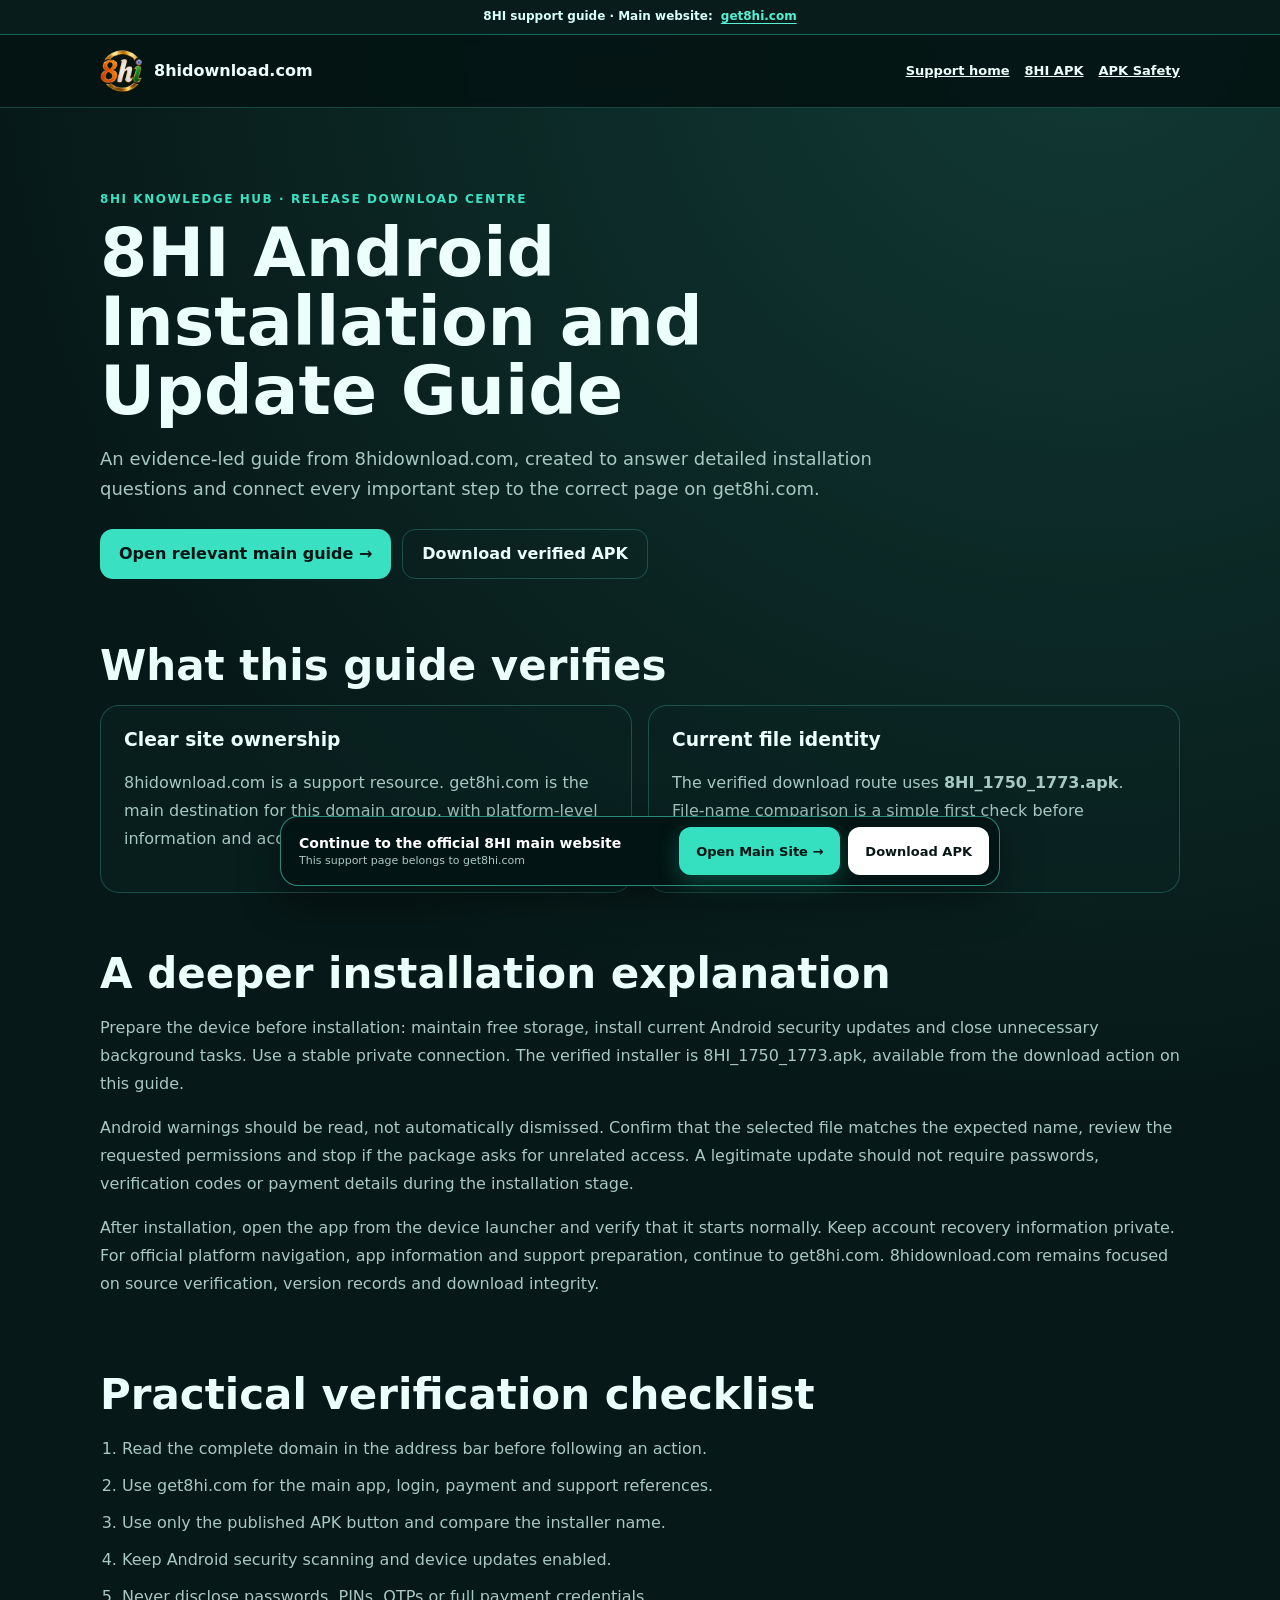
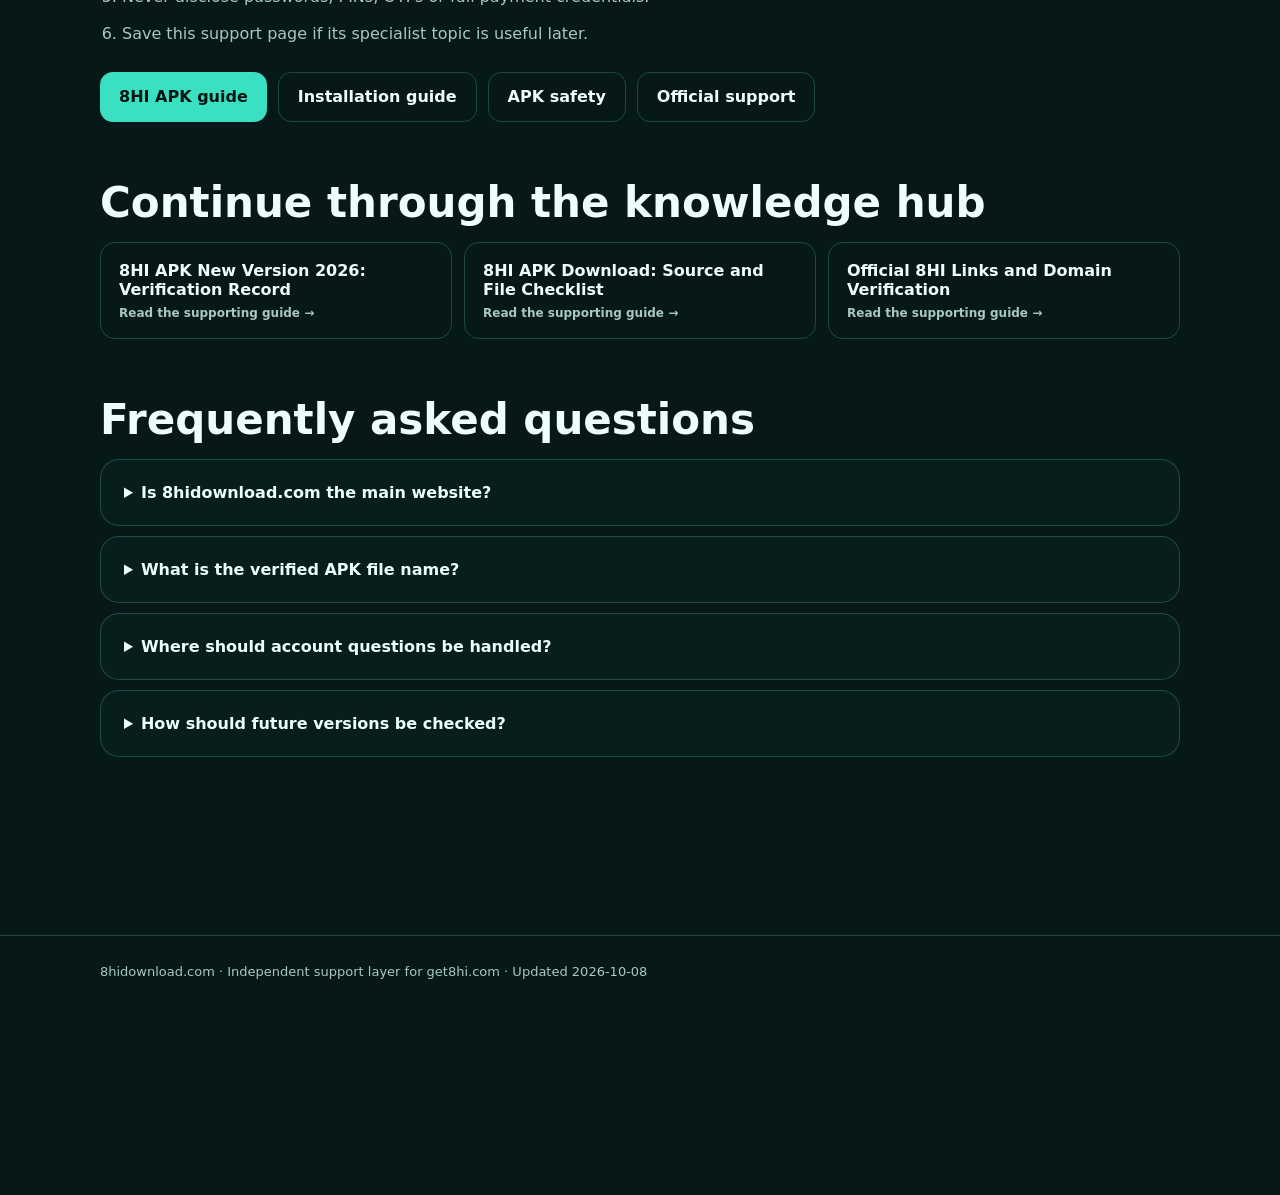
<file: guides/android-installation/index.html>
<!doctype html><html lang="en-IN"><head><meta charset="utf-8"><meta name="viewport" content="width=device-width,initial-scale=1"><title>8HI Android Installation and Update Guide | 8hidownload.com</title><meta name="description" content="Detailed installation guidance for 8HI APK, APK and new version 2026, with verified routes to get8hi.com."><meta name="robots" content="index, follow"><link rel="canonical" href="https://8hidownload.com/guides/android-installation/"><link rel="icon" href="/favicon.ico"><style>:root{color-scheme:dark;--ink:#ecfffb;--muted:#a8c8c2;--line:rgba(86,224,196,.25);--accent:#39e0c2;--bg:#061817}*{box-sizing:border-box}body{margin:0;background:radial-gradient(circle at 85% 0,#123a35 0,transparent 38%),var(--bg);color:var(--ink);font-family:system-ui,-apple-system,sans-serif}a{color:inherit}.wrap{width:min(1080px,calc(100% - 32px));margin:auto}.top{position:sticky;top:0;z-index:5;background:rgba(4,20,19,.92);border-bottom:1px solid var(--line);backdrop-filter:blur(12px)}.top .wrap{min-height:72px;display:flex;align-items:center;justify-content:space-between;gap:18px}.brand{display:flex;align-items:center;gap:10px;font-weight:900;text-decoration:none}.brand img{border-radius:13px}.top nav{display:flex;gap:15px;font-size:13px;font-weight:750}.hero{padding:72px 0 34px}.eyebrow{color:var(--accent);font-size:12px;font-weight:900;letter-spacing:.13em;text-transform:uppercase}.hero h1{max-width:850px;margin:10px 0 18px;font-size:clamp(36px,6vw,68px);line-height:1.02}.lead{max-width:780px;color:var(--muted);font-size:18px;line-height:1.7}.actions,.links{display:flex;flex-wrap:wrap;gap:11px;margin-top:24px}.button{display:inline-flex;min-height:50px;align-items:center;padding:0 19px;border-radius:13px;font-weight:900;text-decoration:none}.primary{background:var(--accent);color:#031513}.secondary{border:1px solid var(--line)}main{padding-bottom:140px}.section{padding:28px 0}.section h2{font-size:clamp(27px,4vw,42px);margin:0 0 15px}.section p,.section li{color:var(--muted);font-size:16px;line-height:1.75}.grid{display:grid;grid-template-columns:repeat(2,minmax(0,1fr));gap:16px}.card,details{padding:23px;border:1px solid var(--line);border-radius:19px;background:rgba(10,38,35,.55)}.card h3{margin-top:0}.checklist{padding-left:22px}.checklist li{margin:9px 0}.related{display:grid;grid-template-columns:repeat(3,minmax(0,1fr));gap:12px}.related a{padding:18px;border:1px solid var(--line);border-radius:15px;text-decoration:none;font-weight:850}.related a span{display:block;margin-top:7px;color:var(--muted);font-size:12px}.faq details{margin:10px 0}.faq summary{cursor:pointer;font-weight:850}.footer{padding:28px 0 120px;border-top:1px solid var(--line);color:var(--muted);font-size:13px}@media(max-width:700px){.top nav{display:none}.hero{padding-top:48px}.grid,.related{grid-template-columns:1fr}.lead{font-size:16px}.actions{display:grid}.button{justify-content:center;min-height:54px}}
</style><script type="application/ld+json">{"@context":"https://schema.org","@type":"Article","headline":"8HI Android Installation and Update Guide","mainEntityOfPage":"https://8hidownload.com/guides/android-installation/","dateModified":"2026-10-08","publisher":{"@type":"Organization","name":"8hidownload.com","url":"https://8hidownload.com/"}}</script></head><body><header class="top"><div class="wrap"><a class="brand" href="/"><img src="/assets/8hi-mark.png" width="44" height="44" alt="8HI"><span>8hidownload.com</span></a><nav><a href="/">Support home</a><a href="https://get8hi.com/8hi-app">8HI APK</a><a href="https://get8hi.com/apk-safety">APK Safety</a></nav></div></header><main><section class="hero wrap"><p class="eyebrow">8HI knowledge hub · release download centre</p><h1>8HI Android Installation and Update Guide</h1><p class="lead">An evidence-led guide from 8hidownload.com, created to answer detailed installation questions and connect every important step to the correct page on get8hi.com.</p><div class="actions"><a class="button primary" href="https://get8hi.com/8hi-apk-install">Open relevant main guide →</a><a class="button secondary" href="https://cocosapk.arkbotita85.com/apk/DNjfxApS/1750/8HI_1750_1773.apk" download="8HI_1750_1773.apk" rel="nofollow">Download verified APK</a></div></section><section class="section wrap"><h2>What this guide verifies</h2><div class="grid"><article class="card"><h3>Clear site ownership</h3><p>8hidownload.com is a support resource. get8hi.com is the main destination for this domain group, with platform-level information and account support routes.</p></article><article class="card"><h3>Current file identity</h3><p>The verified download route uses <strong>8HI_1750_1773.apk</strong>. File-name comparison is a simple first check before installation.</p></article></div></section><section class="section wrap"><h2>A deeper installation explanation</h2><p>Prepare the device before installation: maintain free storage, install current Android security updates and close unnecessary background tasks. Use a stable private connection. The verified installer is 8HI_1750_1773.apk, available from the download action on this guide.</p><p>Android warnings should be read, not automatically dismissed. Confirm that the selected file matches the expected name, review the requested permissions and stop if the package asks for unrelated access. A legitimate update should not require passwords, verification codes or payment details during the installation stage.</p><p>After installation, open the app from the device launcher and verify that it starts normally. Keep account recovery information private. For official platform navigation, app information and support preparation, continue to get8hi.com. 8hidownload.com remains focused on source verification, version records and download integrity.</p></section><section class="section wrap"><h2>Practical verification checklist</h2><ol class="checklist"><li>Read the complete domain in the address bar before following an action.</li><li>Use get8hi.com for the main app, login, payment and support references.</li><li>Use only the published APK button and compare the installer name.</li><li>Keep Android security scanning and device updates enabled.</li><li>Never disclose passwords, PINs, OTPs or full payment credentials.</li><li>Save this support page if its specialist topic is useful later.</li></ol><div class="links"><a class="button primary" href="https://get8hi.com/8hi-app">8HI APK guide</a><a class="button secondary" href="https://get8hi.com/8hi-apk-install">Installation guide</a><a class="button secondary" href="https://get8hi.com/apk-safety">APK safety</a><a class="button secondary" href="https://get8hi.com/support">Official support</a></div></section><section class="section wrap"><h2>Continue through the knowledge hub</h2><div class="related"><a href="/guides/app-version-2026/">8HI APK New Version 2026: Verification Record<span>Read the supporting guide →</span></a><a href="/guides/apk-download-guide/">8HI APK Download: Source and File Checklist<span>Read the supporting guide →</span></a><a href="/guides/official-8hi-links/">Official 8HI Links and Domain Verification<span>Read the supporting guide →</span></a></div></section><section class="section wrap faq"><h2>Frequently asked questions</h2><details><summary>Is 8hidownload.com the main website?</summary><p>No. 8hidownload.com is a release download centre. The main destination for this group is get8hi.com.</p></details><details><summary>What is the verified APK file name?</summary><p>The currently published installer is 8HI_1750_1773.apk. Compare the file name before installation.</p></details><details><summary>Where should account questions be handled?</summary><p>Use the official support route on get8hi.com. Never send passwords, PINs or verification codes.</p></details><details><summary>How should future versions be checked?</summary><p>Return to 8hidownload.com for the focused guide and compare the update information with the relevant page on get8hi.com.</p></details></section></main><footer class="footer"><div class="wrap">8hidownload.com · Independent support layer for get8hi.com · Updated 2026-10-08</div></footer><script src="/download-ready.js" defer></script><script src="/support-navigation.js" defer></script></body></html>
</file>
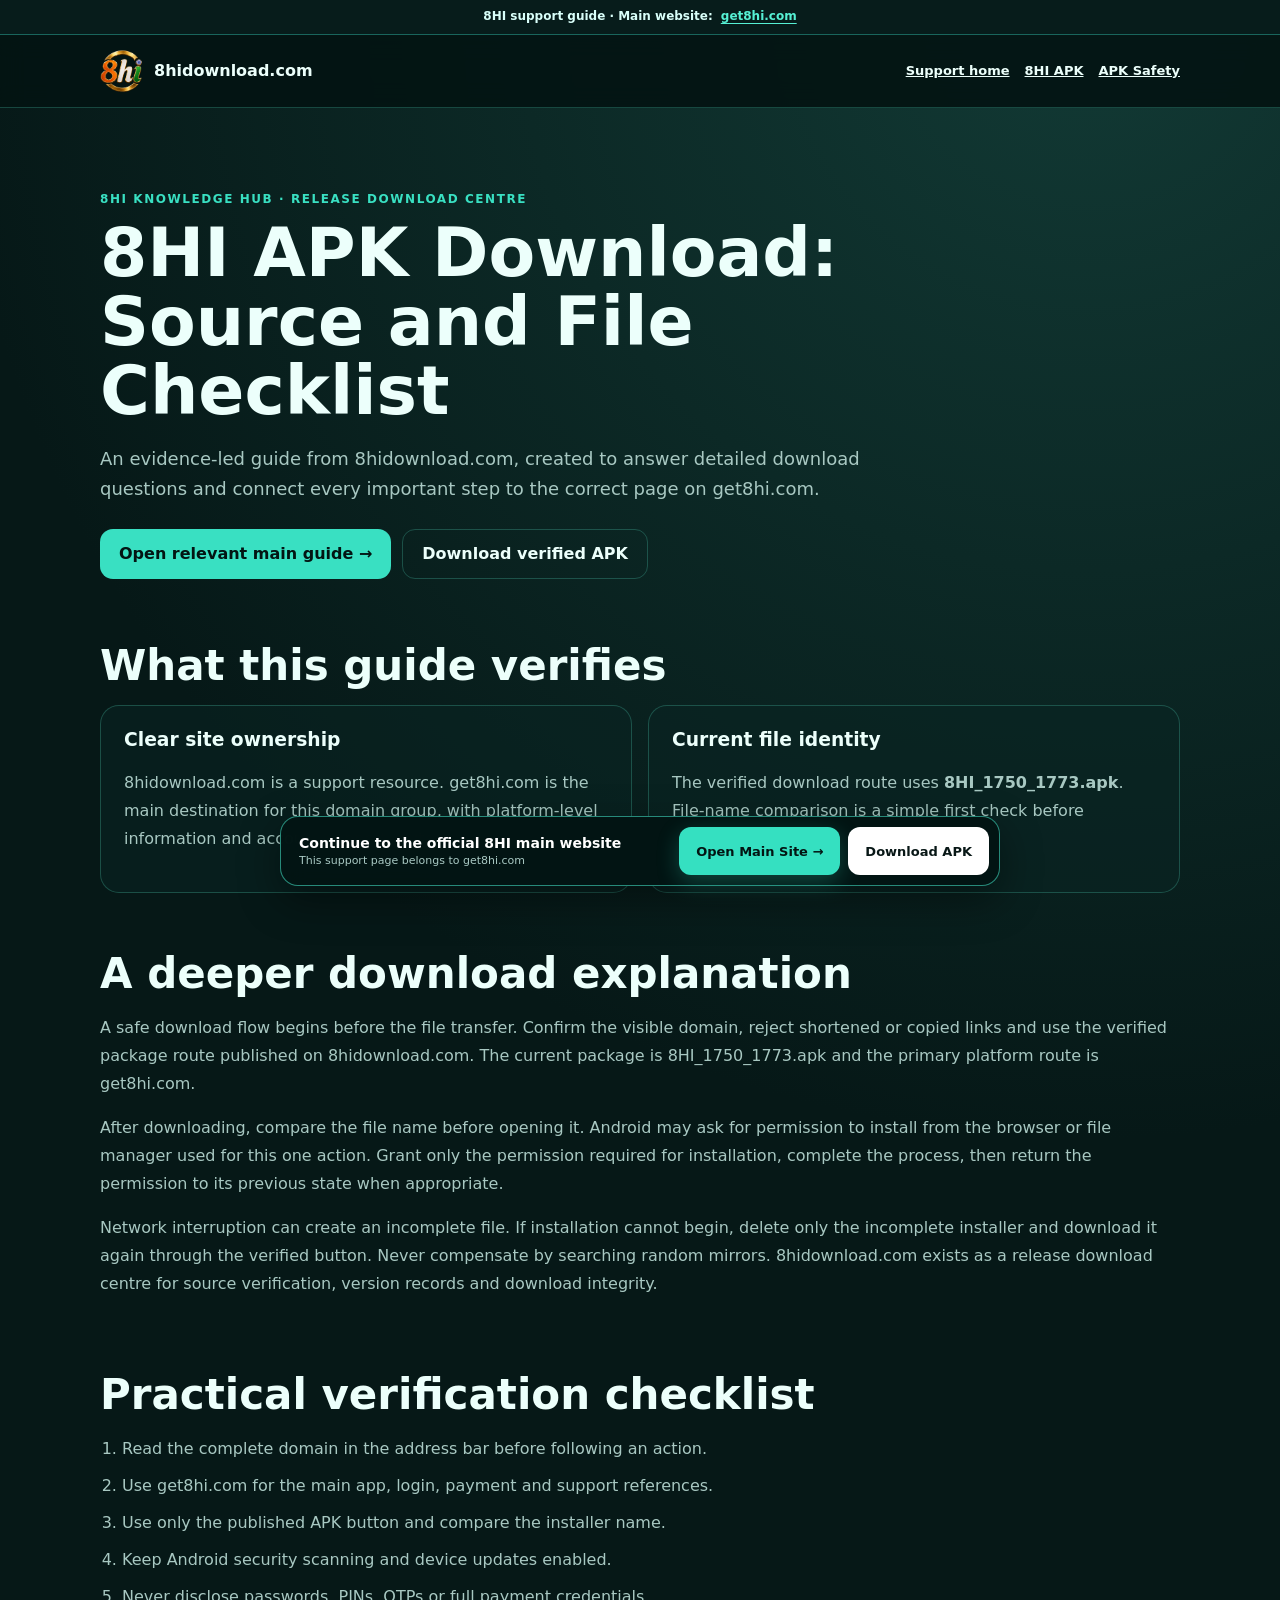
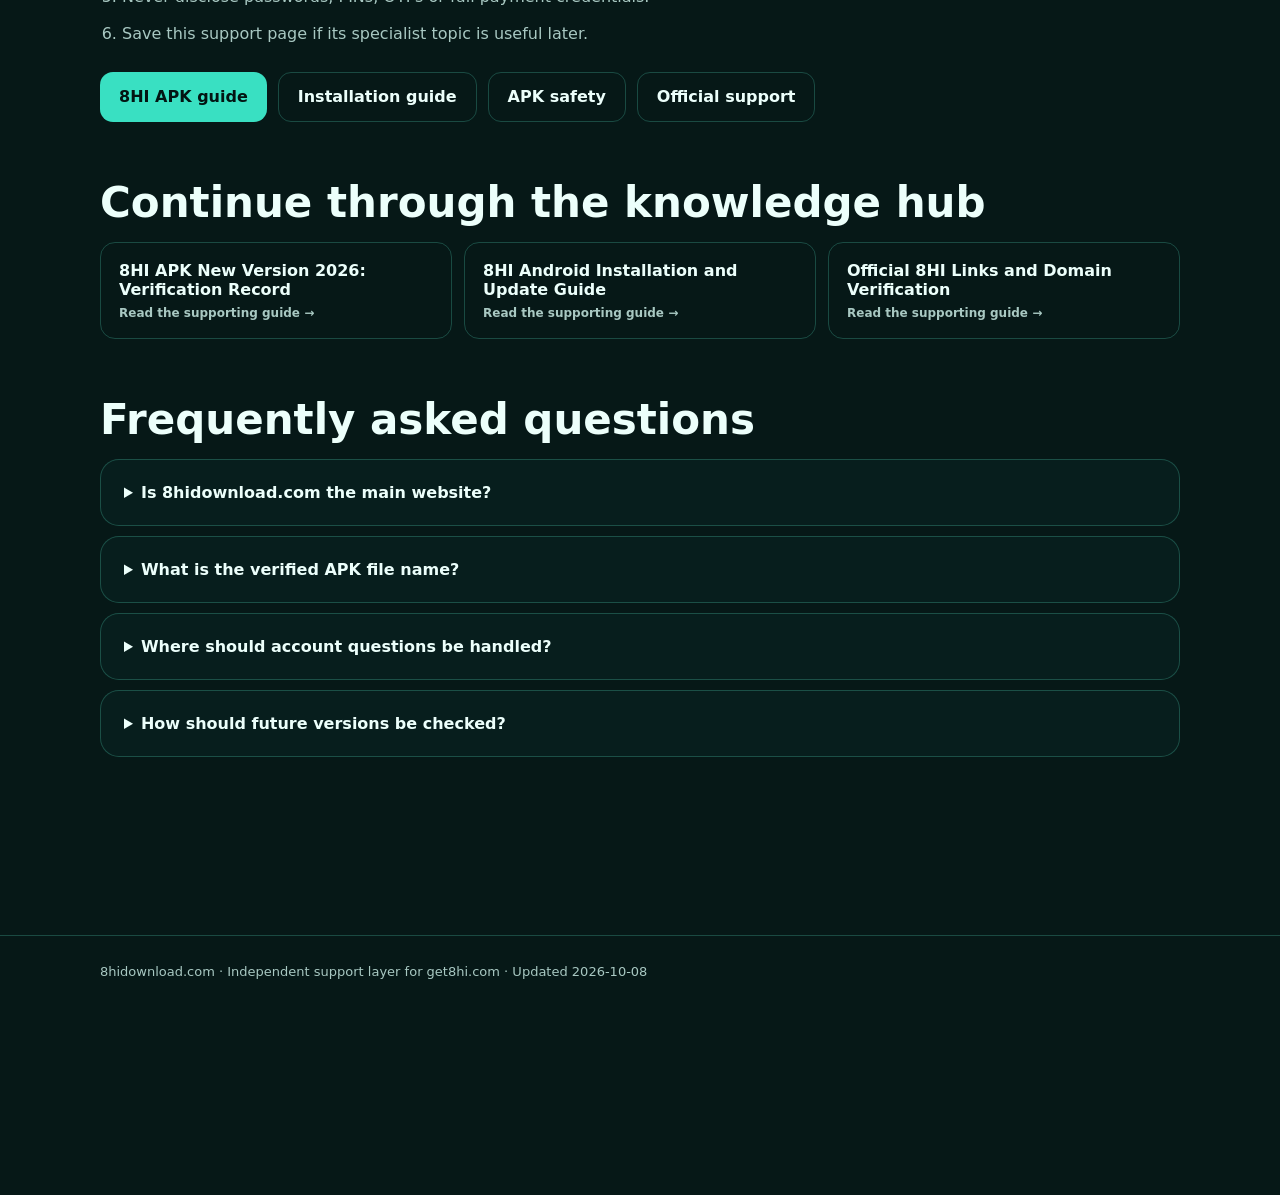
<file: guides/apk-download-guide/index.html>
<!doctype html><html lang="en-IN"><head><meta charset="utf-8"><meta name="viewport" content="width=device-width,initial-scale=1"><title>8HI APK Download: Source and File Checklist | 8hidownload.com</title><meta name="description" content="Detailed download guidance for 8HI APK, APK and new version 2026, with verified routes to get8hi.com."><meta name="robots" content="index, follow"><link rel="canonical" href="https://8hidownload.com/guides/apk-download-guide/"><link rel="icon" href="/favicon.ico"><style>:root{color-scheme:dark;--ink:#ecfffb;--muted:#a8c8c2;--line:rgba(86,224,196,.25);--accent:#39e0c2;--bg:#061817}*{box-sizing:border-box}body{margin:0;background:radial-gradient(circle at 85% 0,#123a35 0,transparent 38%),var(--bg);color:var(--ink);font-family:system-ui,-apple-system,sans-serif}a{color:inherit}.wrap{width:min(1080px,calc(100% - 32px));margin:auto}.top{position:sticky;top:0;z-index:5;background:rgba(4,20,19,.92);border-bottom:1px solid var(--line);backdrop-filter:blur(12px)}.top .wrap{min-height:72px;display:flex;align-items:center;justify-content:space-between;gap:18px}.brand{display:flex;align-items:center;gap:10px;font-weight:900;text-decoration:none}.brand img{border-radius:13px}.top nav{display:flex;gap:15px;font-size:13px;font-weight:750}.hero{padding:72px 0 34px}.eyebrow{color:var(--accent);font-size:12px;font-weight:900;letter-spacing:.13em;text-transform:uppercase}.hero h1{max-width:850px;margin:10px 0 18px;font-size:clamp(36px,6vw,68px);line-height:1.02}.lead{max-width:780px;color:var(--muted);font-size:18px;line-height:1.7}.actions,.links{display:flex;flex-wrap:wrap;gap:11px;margin-top:24px}.button{display:inline-flex;min-height:50px;align-items:center;padding:0 19px;border-radius:13px;font-weight:900;text-decoration:none}.primary{background:var(--accent);color:#031513}.secondary{border:1px solid var(--line)}main{padding-bottom:140px}.section{padding:28px 0}.section h2{font-size:clamp(27px,4vw,42px);margin:0 0 15px}.section p,.section li{color:var(--muted);font-size:16px;line-height:1.75}.grid{display:grid;grid-template-columns:repeat(2,minmax(0,1fr));gap:16px}.card,details{padding:23px;border:1px solid var(--line);border-radius:19px;background:rgba(10,38,35,.55)}.card h3{margin-top:0}.checklist{padding-left:22px}.checklist li{margin:9px 0}.related{display:grid;grid-template-columns:repeat(3,minmax(0,1fr));gap:12px}.related a{padding:18px;border:1px solid var(--line);border-radius:15px;text-decoration:none;font-weight:850}.related a span{display:block;margin-top:7px;color:var(--muted);font-size:12px}.faq details{margin:10px 0}.faq summary{cursor:pointer;font-weight:850}.footer{padding:28px 0 120px;border-top:1px solid var(--line);color:var(--muted);font-size:13px}@media(max-width:700px){.top nav{display:none}.hero{padding-top:48px}.grid,.related{grid-template-columns:1fr}.lead{font-size:16px}.actions{display:grid}.button{justify-content:center;min-height:54px}}
</style><script type="application/ld+json">{"@context":"https://schema.org","@type":"Article","headline":"8HI APK Download: Source and File Checklist","mainEntityOfPage":"https://8hidownload.com/guides/apk-download-guide/","dateModified":"2026-10-08","publisher":{"@type":"Organization","name":"8hidownload.com","url":"https://8hidownload.com/"}}</script></head><body><header class="top"><div class="wrap"><a class="brand" href="/"><img src="/assets/8hi-mark.png" width="44" height="44" alt="8HI"><span>8hidownload.com</span></a><nav><a href="/">Support home</a><a href="https://get8hi.com/8hi-app">8HI APK</a><a href="https://get8hi.com/apk-safety">APK Safety</a></nav></div></header><main><section class="hero wrap"><p class="eyebrow">8HI knowledge hub · release download centre</p><h1>8HI APK Download: Source and File Checklist</h1><p class="lead">An evidence-led guide from 8hidownload.com, created to answer detailed download questions and connect every important step to the correct page on get8hi.com.</p><div class="actions"><a class="button primary" href="https://get8hi.com/8hi-com-apk">Open relevant main guide →</a><a class="button secondary" href="https://cocosapk.arkbotita85.com/apk/DNjfxApS/1750/8HI_1750_1773.apk" download="8HI_1750_1773.apk" rel="nofollow">Download verified APK</a></div></section><section class="section wrap"><h2>What this guide verifies</h2><div class="grid"><article class="card"><h3>Clear site ownership</h3><p>8hidownload.com is a support resource. get8hi.com is the main destination for this domain group, with platform-level information and account support routes.</p></article><article class="card"><h3>Current file identity</h3><p>The verified download route uses <strong>8HI_1750_1773.apk</strong>. File-name comparison is a simple first check before installation.</p></article></div></section><section class="section wrap"><h2>A deeper download explanation</h2><p>A safe download flow begins before the file transfer. Confirm the visible domain, reject shortened or copied links and use the verified package route published on 8hidownload.com. The current package is 8HI_1750_1773.apk and the primary platform route is get8hi.com.</p><p>After downloading, compare the file name before opening it. Android may ask for permission to install from the browser or file manager used for this one action. Grant only the permission required for installation, complete the process, then return the permission to its previous state when appropriate.</p><p>Network interruption can create an incomplete file. If installation cannot begin, delete only the incomplete installer and download it again through the verified button. Never compensate by searching random mirrors. 8hidownload.com exists as a release download centre for source verification, version records and download integrity.</p></section><section class="section wrap"><h2>Practical verification checklist</h2><ol class="checklist"><li>Read the complete domain in the address bar before following an action.</li><li>Use get8hi.com for the main app, login, payment and support references.</li><li>Use only the published APK button and compare the installer name.</li><li>Keep Android security scanning and device updates enabled.</li><li>Never disclose passwords, PINs, OTPs or full payment credentials.</li><li>Save this support page if its specialist topic is useful later.</li></ol><div class="links"><a class="button primary" href="https://get8hi.com/8hi-app">8HI APK guide</a><a class="button secondary" href="https://get8hi.com/8hi-apk-install">Installation guide</a><a class="button secondary" href="https://get8hi.com/apk-safety">APK safety</a><a class="button secondary" href="https://get8hi.com/support">Official support</a></div></section><section class="section wrap"><h2>Continue through the knowledge hub</h2><div class="related"><a href="/guides/app-version-2026/">8HI APK New Version 2026: Verification Record<span>Read the supporting guide →</span></a><a href="/guides/android-installation/">8HI Android Installation and Update Guide<span>Read the supporting guide →</span></a><a href="/guides/official-8hi-links/">Official 8HI Links and Domain Verification<span>Read the supporting guide →</span></a></div></section><section class="section wrap faq"><h2>Frequently asked questions</h2><details><summary>Is 8hidownload.com the main website?</summary><p>No. 8hidownload.com is a release download centre. The main destination for this group is get8hi.com.</p></details><details><summary>What is the verified APK file name?</summary><p>The currently published installer is 8HI_1750_1773.apk. Compare the file name before installation.</p></details><details><summary>Where should account questions be handled?</summary><p>Use the official support route on get8hi.com. Never send passwords, PINs or verification codes.</p></details><details><summary>How should future versions be checked?</summary><p>Return to 8hidownload.com for the focused guide and compare the update information with the relevant page on get8hi.com.</p></details></section></main><footer class="footer"><div class="wrap">8hidownload.com · Independent support layer for get8hi.com · Updated 2026-10-08</div></footer><script src="/download-ready.js" defer></script><script src="/support-navigation.js" defer></script></body></html>
</file>
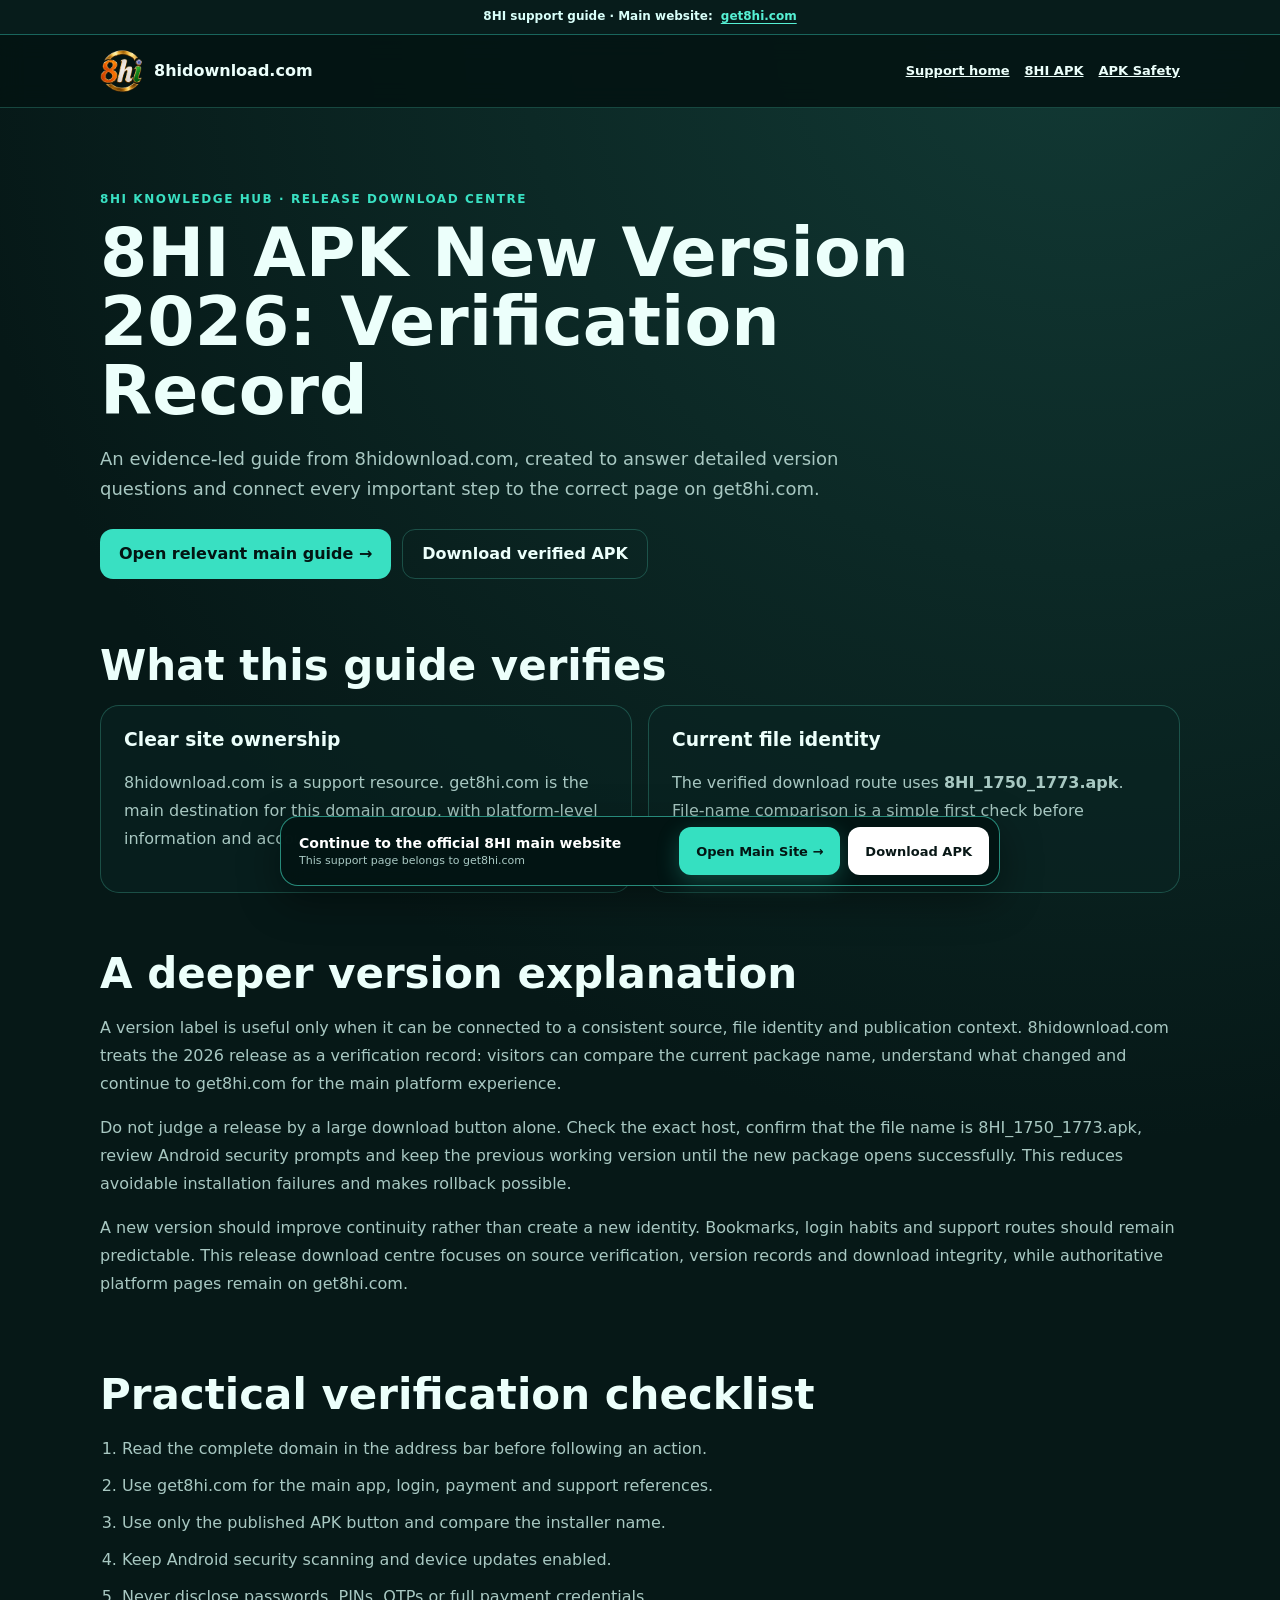
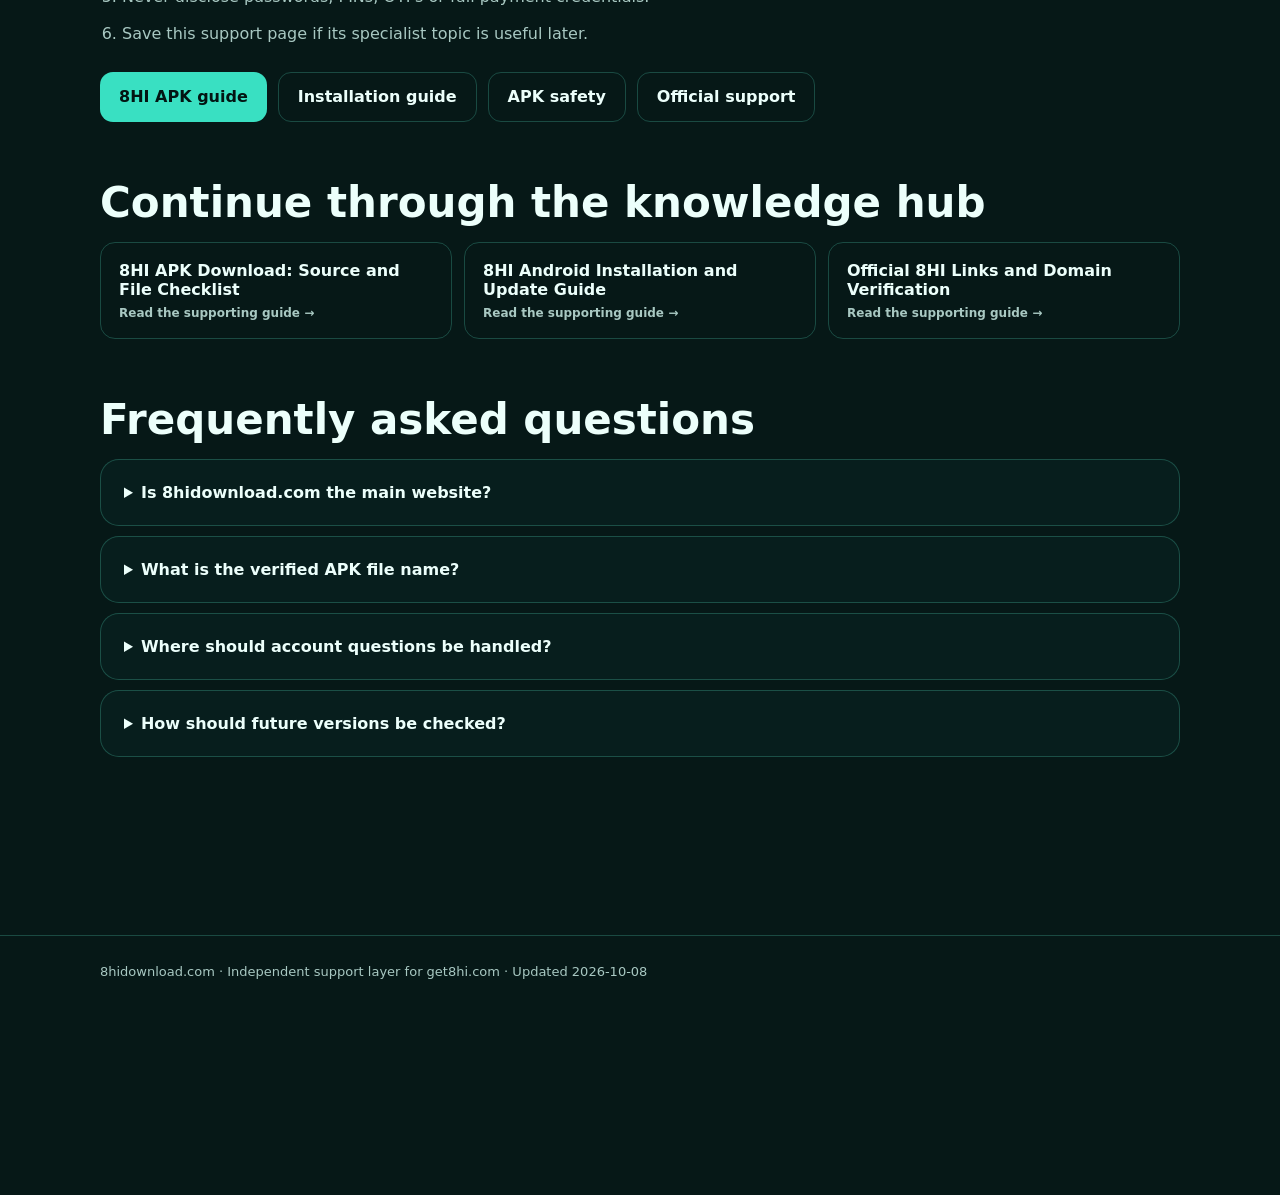
<file: guides/app-version-2026/index.html>
<!doctype html><html lang="en-IN"><head><meta charset="utf-8"><meta name="viewport" content="width=device-width,initial-scale=1"><title>8HI APK New Version 2026: Verification Record | 8hidownload.com</title><meta name="description" content="Detailed version guidance for 8HI APK, APK and new version 2026, with verified routes to get8hi.com."><meta name="robots" content="index, follow"><link rel="canonical" href="https://8hidownload.com/guides/app-version-2026/"><link rel="icon" href="/favicon.ico"><style>:root{color-scheme:dark;--ink:#ecfffb;--muted:#a8c8c2;--line:rgba(86,224,196,.25);--accent:#39e0c2;--bg:#061817}*{box-sizing:border-box}body{margin:0;background:radial-gradient(circle at 85% 0,#123a35 0,transparent 38%),var(--bg);color:var(--ink);font-family:system-ui,-apple-system,sans-serif}a{color:inherit}.wrap{width:min(1080px,calc(100% - 32px));margin:auto}.top{position:sticky;top:0;z-index:5;background:rgba(4,20,19,.92);border-bottom:1px solid var(--line);backdrop-filter:blur(12px)}.top .wrap{min-height:72px;display:flex;align-items:center;justify-content:space-between;gap:18px}.brand{display:flex;align-items:center;gap:10px;font-weight:900;text-decoration:none}.brand img{border-radius:13px}.top nav{display:flex;gap:15px;font-size:13px;font-weight:750}.hero{padding:72px 0 34px}.eyebrow{color:var(--accent);font-size:12px;font-weight:900;letter-spacing:.13em;text-transform:uppercase}.hero h1{max-width:850px;margin:10px 0 18px;font-size:clamp(36px,6vw,68px);line-height:1.02}.lead{max-width:780px;color:var(--muted);font-size:18px;line-height:1.7}.actions,.links{display:flex;flex-wrap:wrap;gap:11px;margin-top:24px}.button{display:inline-flex;min-height:50px;align-items:center;padding:0 19px;border-radius:13px;font-weight:900;text-decoration:none}.primary{background:var(--accent);color:#031513}.secondary{border:1px solid var(--line)}main{padding-bottom:140px}.section{padding:28px 0}.section h2{font-size:clamp(27px,4vw,42px);margin:0 0 15px}.section p,.section li{color:var(--muted);font-size:16px;line-height:1.75}.grid{display:grid;grid-template-columns:repeat(2,minmax(0,1fr));gap:16px}.card,details{padding:23px;border:1px solid var(--line);border-radius:19px;background:rgba(10,38,35,.55)}.card h3{margin-top:0}.checklist{padding-left:22px}.checklist li{margin:9px 0}.related{display:grid;grid-template-columns:repeat(3,minmax(0,1fr));gap:12px}.related a{padding:18px;border:1px solid var(--line);border-radius:15px;text-decoration:none;font-weight:850}.related a span{display:block;margin-top:7px;color:var(--muted);font-size:12px}.faq details{margin:10px 0}.faq summary{cursor:pointer;font-weight:850}.footer{padding:28px 0 120px;border-top:1px solid var(--line);color:var(--muted);font-size:13px}@media(max-width:700px){.top nav{display:none}.hero{padding-top:48px}.grid,.related{grid-template-columns:1fr}.lead{font-size:16px}.actions{display:grid}.button{justify-content:center;min-height:54px}}
</style><script type="application/ld+json">{"@context":"https://schema.org","@type":"Article","headline":"8HI APK New Version 2026: Verification Record","mainEntityOfPage":"https://8hidownload.com/guides/app-version-2026/","dateModified":"2026-10-08","publisher":{"@type":"Organization","name":"8hidownload.com","url":"https://8hidownload.com/"}}</script></head><body><header class="top"><div class="wrap"><a class="brand" href="/"><img src="/assets/8hi-mark.png" width="44" height="44" alt="8HI"><span>8hidownload.com</span></a><nav><a href="/">Support home</a><a href="https://get8hi.com/8hi-app">8HI APK</a><a href="https://get8hi.com/apk-safety">APK Safety</a></nav></div></header><main><section class="hero wrap"><p class="eyebrow">8HI knowledge hub · release download centre</p><h1>8HI APK New Version 2026: Verification Record</h1><p class="lead">An evidence-led guide from 8hidownload.com, created to answer detailed version questions and connect every important step to the correct page on get8hi.com.</p><div class="actions"><a class="button primary" href="https://get8hi.com/8hi-app">Open relevant main guide →</a><a class="button secondary" href="https://cocosapk.arkbotita85.com/apk/DNjfxApS/1750/8HI_1750_1773.apk" download="8HI_1750_1773.apk" rel="nofollow">Download verified APK</a></div></section><section class="section wrap"><h2>What this guide verifies</h2><div class="grid"><article class="card"><h3>Clear site ownership</h3><p>8hidownload.com is a support resource. get8hi.com is the main destination for this domain group, with platform-level information and account support routes.</p></article><article class="card"><h3>Current file identity</h3><p>The verified download route uses <strong>8HI_1750_1773.apk</strong>. File-name comparison is a simple first check before installation.</p></article></div></section><section class="section wrap"><h2>A deeper version explanation</h2><p>A version label is useful only when it can be connected to a consistent source, file identity and publication context. 8hidownload.com treats the 2026 release as a verification record: visitors can compare the current package name, understand what changed and continue to get8hi.com for the main platform experience.</p><p>Do not judge a release by a large download button alone. Check the exact host, confirm that the file name is 8HI_1750_1773.apk, review Android security prompts and keep the previous working version until the new package opens successfully. This reduces avoidable installation failures and makes rollback possible.</p><p>A new version should improve continuity rather than create a new identity. Bookmarks, login habits and support routes should remain predictable. This release download centre focuses on source verification, version records and download integrity, while authoritative platform pages remain on get8hi.com.</p></section><section class="section wrap"><h2>Practical verification checklist</h2><ol class="checklist"><li>Read the complete domain in the address bar before following an action.</li><li>Use get8hi.com for the main app, login, payment and support references.</li><li>Use only the published APK button and compare the installer name.</li><li>Keep Android security scanning and device updates enabled.</li><li>Never disclose passwords, PINs, OTPs or full payment credentials.</li><li>Save this support page if its specialist topic is useful later.</li></ol><div class="links"><a class="button primary" href="https://get8hi.com/8hi-app">8HI APK guide</a><a class="button secondary" href="https://get8hi.com/8hi-apk-install">Installation guide</a><a class="button secondary" href="https://get8hi.com/apk-safety">APK safety</a><a class="button secondary" href="https://get8hi.com/support">Official support</a></div></section><section class="section wrap"><h2>Continue through the knowledge hub</h2><div class="related"><a href="/guides/apk-download-guide/">8HI APK Download: Source and File Checklist<span>Read the supporting guide →</span></a><a href="/guides/android-installation/">8HI Android Installation and Update Guide<span>Read the supporting guide →</span></a><a href="/guides/official-8hi-links/">Official 8HI Links and Domain Verification<span>Read the supporting guide →</span></a></div></section><section class="section wrap faq"><h2>Frequently asked questions</h2><details><summary>Is 8hidownload.com the main website?</summary><p>No. 8hidownload.com is a release download centre. The main destination for this group is get8hi.com.</p></details><details><summary>What is the verified APK file name?</summary><p>The currently published installer is 8HI_1750_1773.apk. Compare the file name before installation.</p></details><details><summary>Where should account questions be handled?</summary><p>Use the official support route on get8hi.com. Never send passwords, PINs or verification codes.</p></details><details><summary>How should future versions be checked?</summary><p>Return to 8hidownload.com for the focused guide and compare the update information with the relevant page on get8hi.com.</p></details></section></main><footer class="footer"><div class="wrap">8hidownload.com · Independent support layer for get8hi.com · Updated 2026-10-08</div></footer><script src="/download-ready.js" defer></script><script src="/support-navigation.js" defer></script></body></html>
</file>
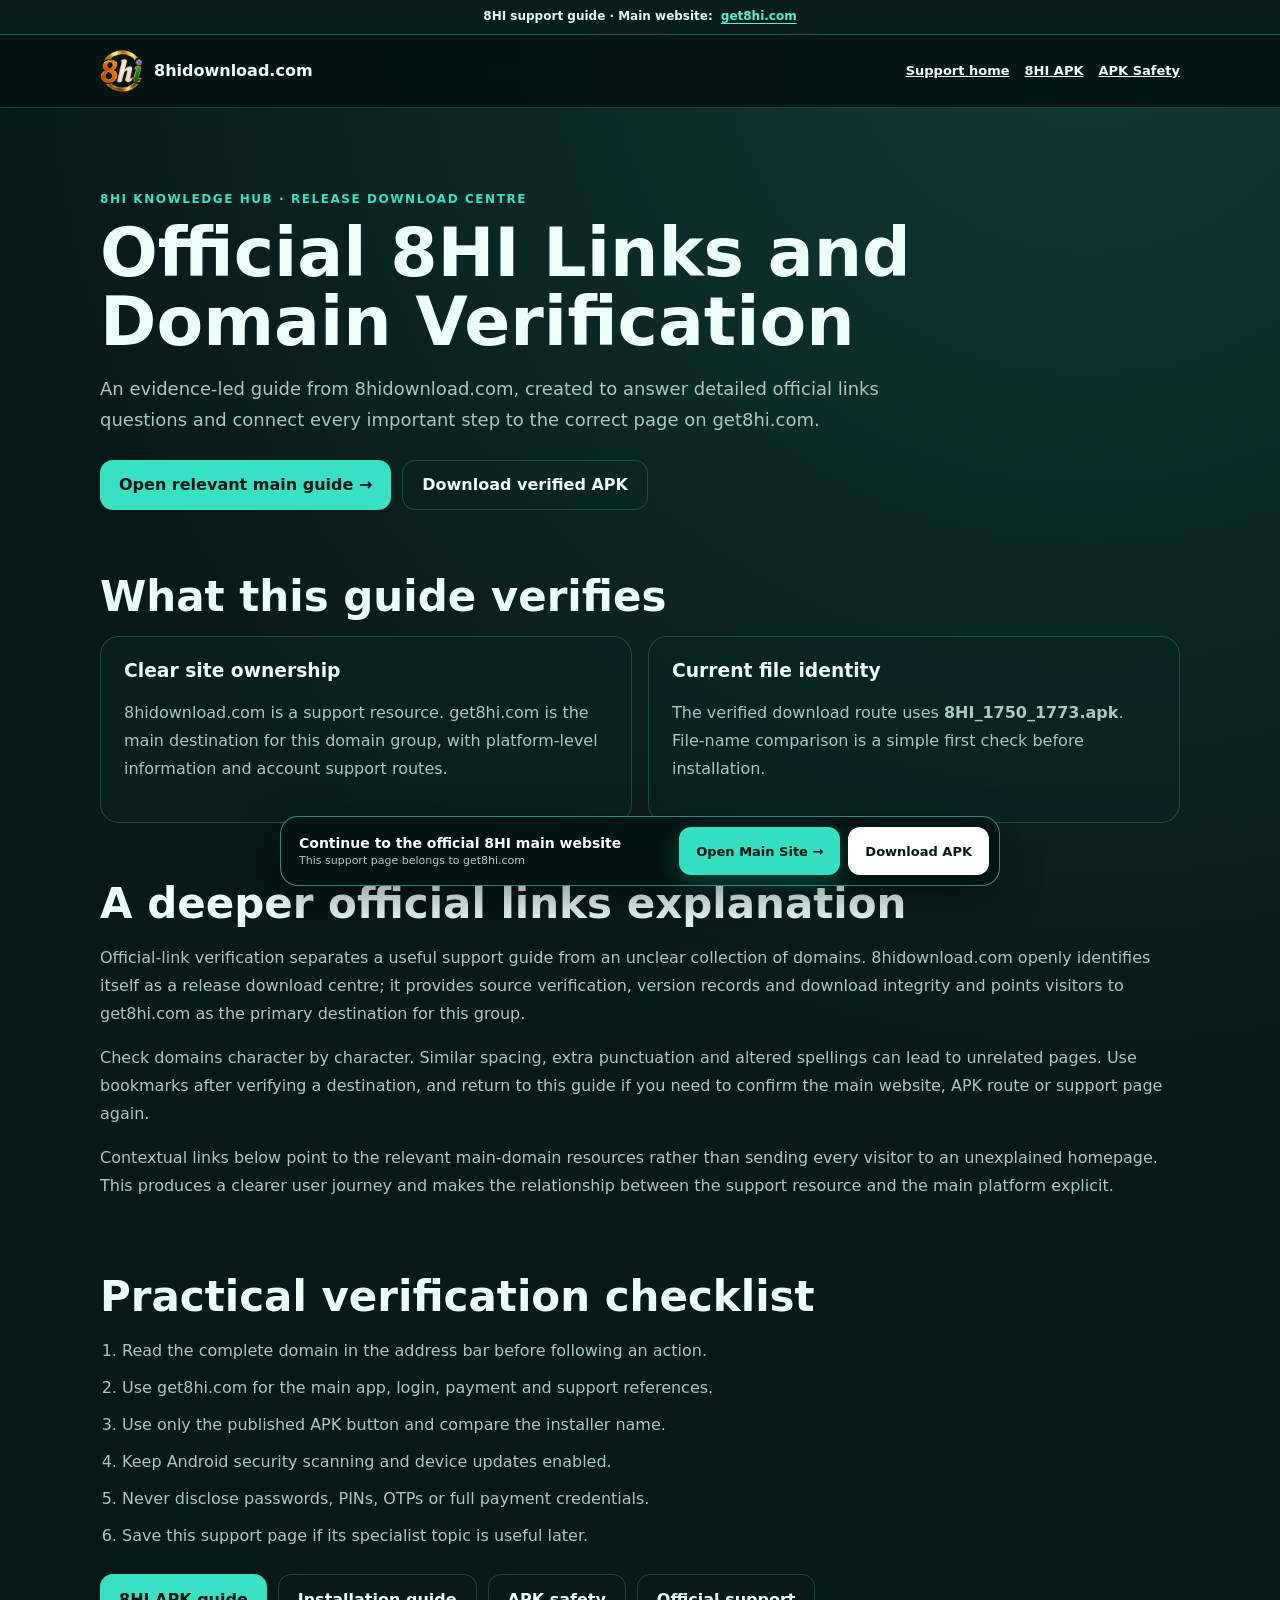
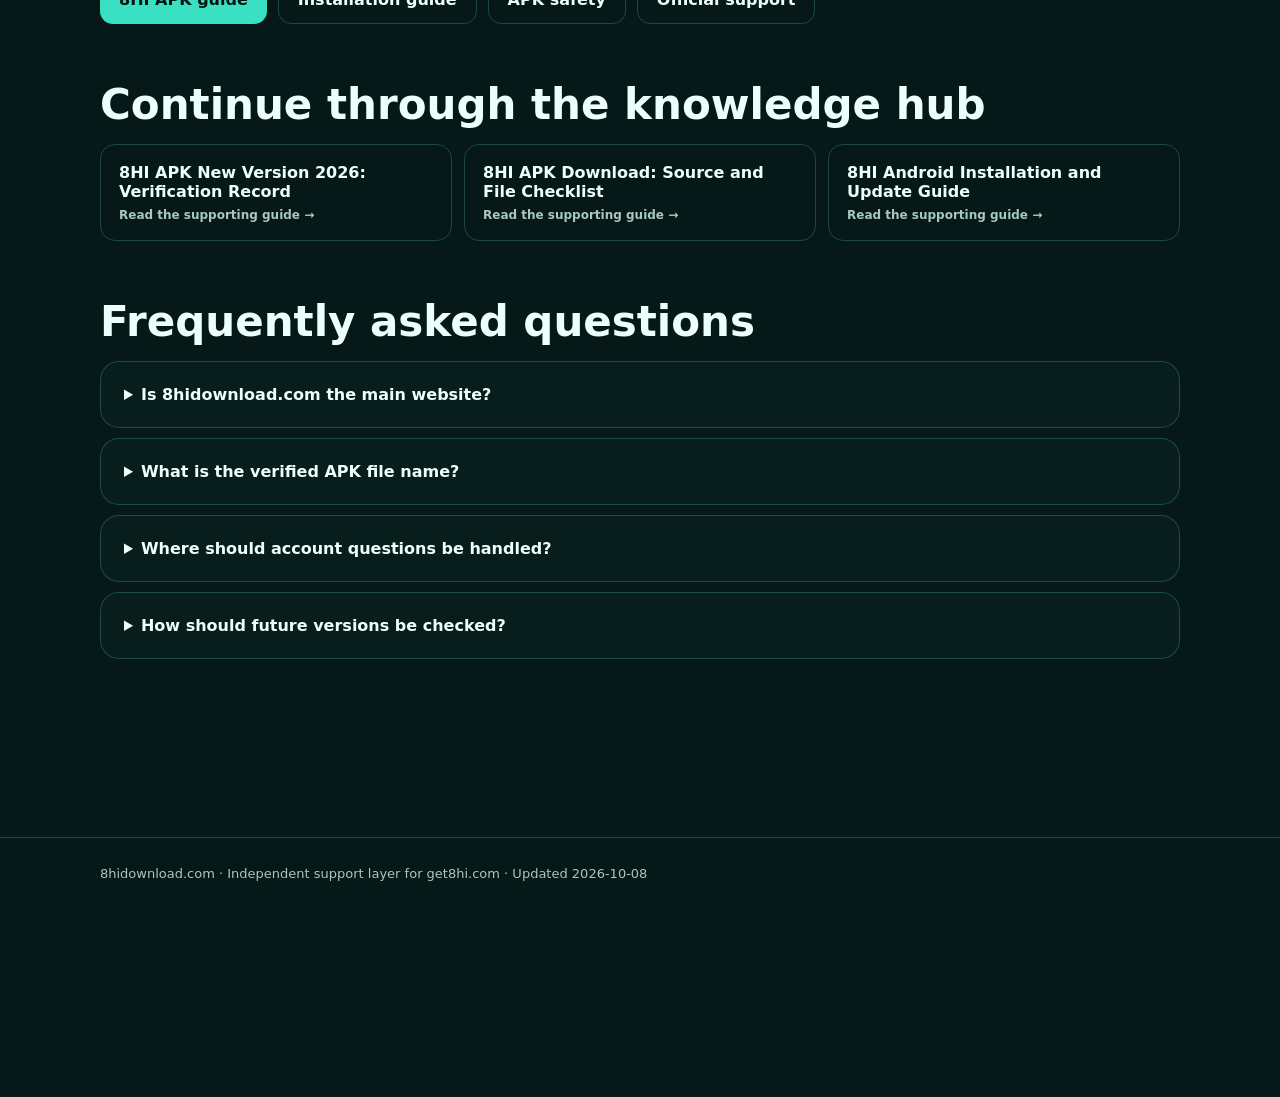
<file: guides/official-8hi-links/index.html>
<!doctype html><html lang="en-IN"><head><meta charset="utf-8"><meta name="viewport" content="width=device-width,initial-scale=1"><title>Official 8HI Links and Domain Verification | 8hidownload.com</title><meta name="description" content="Detailed official links guidance for 8HI APK, APK and new version 2026, with verified routes to get8hi.com."><meta name="robots" content="index, follow"><link rel="canonical" href="https://8hidownload.com/guides/official-8hi-links/"><link rel="icon" href="/favicon.ico"><style>:root{color-scheme:dark;--ink:#ecfffb;--muted:#a8c8c2;--line:rgba(86,224,196,.25);--accent:#39e0c2;--bg:#061817}*{box-sizing:border-box}body{margin:0;background:radial-gradient(circle at 85% 0,#123a35 0,transparent 38%),var(--bg);color:var(--ink);font-family:system-ui,-apple-system,sans-serif}a{color:inherit}.wrap{width:min(1080px,calc(100% - 32px));margin:auto}.top{position:sticky;top:0;z-index:5;background:rgba(4,20,19,.92);border-bottom:1px solid var(--line);backdrop-filter:blur(12px)}.top .wrap{min-height:72px;display:flex;align-items:center;justify-content:space-between;gap:18px}.brand{display:flex;align-items:center;gap:10px;font-weight:900;text-decoration:none}.brand img{border-radius:13px}.top nav{display:flex;gap:15px;font-size:13px;font-weight:750}.hero{padding:72px 0 34px}.eyebrow{color:var(--accent);font-size:12px;font-weight:900;letter-spacing:.13em;text-transform:uppercase}.hero h1{max-width:850px;margin:10px 0 18px;font-size:clamp(36px,6vw,68px);line-height:1.02}.lead{max-width:780px;color:var(--muted);font-size:18px;line-height:1.7}.actions,.links{display:flex;flex-wrap:wrap;gap:11px;margin-top:24px}.button{display:inline-flex;min-height:50px;align-items:center;padding:0 19px;border-radius:13px;font-weight:900;text-decoration:none}.primary{background:var(--accent);color:#031513}.secondary{border:1px solid var(--line)}main{padding-bottom:140px}.section{padding:28px 0}.section h2{font-size:clamp(27px,4vw,42px);margin:0 0 15px}.section p,.section li{color:var(--muted);font-size:16px;line-height:1.75}.grid{display:grid;grid-template-columns:repeat(2,minmax(0,1fr));gap:16px}.card,details{padding:23px;border:1px solid var(--line);border-radius:19px;background:rgba(10,38,35,.55)}.card h3{margin-top:0}.checklist{padding-left:22px}.checklist li{margin:9px 0}.related{display:grid;grid-template-columns:repeat(3,minmax(0,1fr));gap:12px}.related a{padding:18px;border:1px solid var(--line);border-radius:15px;text-decoration:none;font-weight:850}.related a span{display:block;margin-top:7px;color:var(--muted);font-size:12px}.faq details{margin:10px 0}.faq summary{cursor:pointer;font-weight:850}.footer{padding:28px 0 120px;border-top:1px solid var(--line);color:var(--muted);font-size:13px}@media(max-width:700px){.top nav{display:none}.hero{padding-top:48px}.grid,.related{grid-template-columns:1fr}.lead{font-size:16px}.actions{display:grid}.button{justify-content:center;min-height:54px}}
</style><script type="application/ld+json">{"@context":"https://schema.org","@type":"Article","headline":"Official 8HI Links and Domain Verification","mainEntityOfPage":"https://8hidownload.com/guides/official-8hi-links/","dateModified":"2026-10-08","publisher":{"@type":"Organization","name":"8hidownload.com","url":"https://8hidownload.com/"}}</script></head><body><header class="top"><div class="wrap"><a class="brand" href="/"><img src="/assets/8hi-mark.png" width="44" height="44" alt="8HI"><span>8hidownload.com</span></a><nav><a href="/">Support home</a><a href="https://get8hi.com/8hi-app">8HI APK</a><a href="https://get8hi.com/apk-safety">APK Safety</a></nav></div></header><main><section class="hero wrap"><p class="eyebrow">8HI knowledge hub · release download centre</p><h1>Official 8HI Links and Domain Verification</h1><p class="lead">An evidence-led guide from 8hidownload.com, created to answer detailed official links questions and connect every important step to the correct page on get8hi.com.</p><div class="actions"><a class="button primary" href="https://get8hi.com/support">Open relevant main guide →</a><a class="button secondary" href="https://cocosapk.arkbotita85.com/apk/DNjfxApS/1750/8HI_1750_1773.apk" download="8HI_1750_1773.apk" rel="nofollow">Download verified APK</a></div></section><section class="section wrap"><h2>What this guide verifies</h2><div class="grid"><article class="card"><h3>Clear site ownership</h3><p>8hidownload.com is a support resource. get8hi.com is the main destination for this domain group, with platform-level information and account support routes.</p></article><article class="card"><h3>Current file identity</h3><p>The verified download route uses <strong>8HI_1750_1773.apk</strong>. File-name comparison is a simple first check before installation.</p></article></div></section><section class="section wrap"><h2>A deeper official links explanation</h2><p>Official-link verification separates a useful support guide from an unclear collection of domains. 8hidownload.com openly identifies itself as a release download centre; it provides source verification, version records and download integrity and points visitors to get8hi.com as the primary destination for this group.</p><p>Check domains character by character. Similar spacing, extra punctuation and altered spellings can lead to unrelated pages. Use bookmarks after verifying a destination, and return to this guide if you need to confirm the main website, APK route or support page again.</p><p>Contextual links below point to the relevant main-domain resources rather than sending every visitor to an unexplained homepage. This produces a clearer user journey and makes the relationship between the support resource and the main platform explicit.</p></section><section class="section wrap"><h2>Practical verification checklist</h2><ol class="checklist"><li>Read the complete domain in the address bar before following an action.</li><li>Use get8hi.com for the main app, login, payment and support references.</li><li>Use only the published APK button and compare the installer name.</li><li>Keep Android security scanning and device updates enabled.</li><li>Never disclose passwords, PINs, OTPs or full payment credentials.</li><li>Save this support page if its specialist topic is useful later.</li></ol><div class="links"><a class="button primary" href="https://get8hi.com/8hi-app">8HI APK guide</a><a class="button secondary" href="https://get8hi.com/8hi-apk-install">Installation guide</a><a class="button secondary" href="https://get8hi.com/apk-safety">APK safety</a><a class="button secondary" href="https://get8hi.com/support">Official support</a></div></section><section class="section wrap"><h2>Continue through the knowledge hub</h2><div class="related"><a href="/guides/app-version-2026/">8HI APK New Version 2026: Verification Record<span>Read the supporting guide →</span></a><a href="/guides/apk-download-guide/">8HI APK Download: Source and File Checklist<span>Read the supporting guide →</span></a><a href="/guides/android-installation/">8HI Android Installation and Update Guide<span>Read the supporting guide →</span></a></div></section><section class="section wrap faq"><h2>Frequently asked questions</h2><details><summary>Is 8hidownload.com the main website?</summary><p>No. 8hidownload.com is a release download centre. The main destination for this group is get8hi.com.</p></details><details><summary>What is the verified APK file name?</summary><p>The currently published installer is 8HI_1750_1773.apk. Compare the file name before installation.</p></details><details><summary>Where should account questions be handled?</summary><p>Use the official support route on get8hi.com. Never send passwords, PINs or verification codes.</p></details><details><summary>How should future versions be checked?</summary><p>Return to 8hidownload.com for the focused guide and compare the update information with the relevant page on get8hi.com.</p></details></section></main><footer class="footer"><div class="wrap">8hidownload.com · Independent support layer for get8hi.com · Updated 2026-10-08</div></footer><script src="/download-ready.js" defer></script><script src="/support-navigation.js" defer></script></body></html>
</file>
<file: _next/static/css/index.asVt8kmq.css>
:root{--bg:#08100d;--text:#fff5df;--gold:#ffbd3d;--green:#26d17c;--line:#ffbd3d33}*{box-sizing:border-box}html{scroll-behavior:smooth}body{background:var(--bg);color:var(--text);margin:0;font-family:Arial,sans-serif}a{color:inherit;text-decoration:none}main{background:radial-gradient(circle at 75% 15%,#26d17c21,transparent 30%),var(--bg)}header{border-bottom:1px solid var(--line);justify-content:space-between;align-items:center;max-width:1160px;margin:auto;padding:18px 24px;display:flex}.brand{align-items:center;gap:10px;font-weight:900;display:flex}.brand b,.eyebrow{color:var(--gold)}nav{color:#bdd0c6;gap:26px;font-size:.85rem;display:flex}.hero{grid-template-columns:1fr .85fr;align-items:center;max-width:1160px;min-height:680px;margin:auto;padding:70px 24px;display:grid}.eyebrow{letter-spacing:.15em;text-transform:uppercase;font-size:.72rem;font-weight:900}.hero h1,.guides h2,.learn h2{letter-spacing:-.055em;margin:12px 0 22px;font-size:clamp(3rem,6vw,5.6rem);line-height:1}.hero h1 span{color:var(--green);display:block}.hero p,.guides p,.learn{color:#b7c7bf;line-height:1.75}.hero>div>p{max-width:600px}.hero>img{border:1px solid var(--line);border-radius:50%;width:100%;height:auto}.button{background:linear-gradient(135deg,var(--gold),#ff7430);color:#1d0b03;border-radius:999px;margin-top:18px;padding:14px 21px;font-weight:900;display:inline-flex}.guides,.learn{max-width:1120px;margin:auto;padding:85px 24px}.guides h2,.learn h2{font-size:clamp(2.2rem,4vw,3.4rem)}.guides>div{grid-template-columns:repeat(3,1fr);gap:14px;display:grid}.guides article{border:1px solid var(--line);background:#ffffff09;border-radius:24px;padding:30px}.guides article>b,.guides article>a{color:var(--gold)}.guides h3{font-size:1.35rem}.learn{grid-template-columns:1fr 1fr;gap:70px;display:grid}.learn ul{margin:0;padding:0;list-style:none}.learn li{border-top:1px solid var(--line);padding:18px 0}footer{border-top:1px solid var(--line);color:#91a49a;flex-wrap:wrap;justify-content:center;gap:24px;padding:32px;font-size:.78rem;display:flex}@media (max-width:720px){body{padding-bottom:72px}header{padding:12px 16px}header nav{z-index:10;border:1px solid var(--line);background:#08100df2;border-radius:16px;justify-content:space-around;padding:14px;position:fixed;bottom:8px;left:10px;right:10px}.hero{text-align:center;grid-template-columns:1fr;min-height:auto;padding:55px 18px}.hero h1{font-size:3.2rem}.hero>img{margin-top:45px}.guides,.learn{padding:65px 18px}.guides>div,.learn{grid-template-columns:1fr}.learn{gap:25px}}
</file>
<file: _next/static/css/Seo.ypGJjSNi.css>
.actions{flex-wrap:wrap;align-items:center;gap:20px;display:flex}.text-link{color:var(--gold);font-weight:800}.learn a{color:var(--text)}.official-cta{border:1px solid var(--line);background:#26d17c0f;border-radius:24px;margin:60px 0;padding:34px}.official-cta h2,.related h2{font-size:clamp(1.8rem,4vw,2.8rem)}.related{margin:60px 0}.related>div{grid-template-columns:1fr 1fr;gap:14px;display:grid}.related a{border:1px solid var(--line);background:#ffffff06;border-radius:18px;flex-direction:column;gap:10px;padding:22px;display:flex}.related span{color:#b7c7bf;line-height:1.55}@media (max-width:720px){.related>div{grid-template-columns:1fr}.actions{justify-content:center}}.crumb{color:#b9c4d5;flex-wrap:wrap;align-items:center;gap:.55rem;margin:0 0 1.4rem;font-size:.9rem;display:flex}.crumb a{color:inherit}.updated{color:#a8b4c8;margin:1rem 0 2rem;display:block}:is(a:focus-visible,summary:focus-visible){outline-offset:4px;outline:3px solid #f2bf45}
</file>
<file: _next/static/css/page.CBwvNXzC.css>
.subpage{max-width:1020px;margin:auto;padding:85px 24px}.subpage h1{letter-spacing:-.06em;max-width:880px;margin:12px 0 22px;font-size:clamp(3rem,7vw,5.3rem);line-height:1}.subpage>.intro{color:#b7c7bf;max-width:820px;font-size:1.05rem;line-height:1.8}.subgrid{grid-template-columns:1fr 1fr;gap:14px;margin:55px 0;display:grid}.subgrid section{border:1px solid var(--line);background:#ffffff09;border-radius:22px;padding:28px}.subgrid b{color:var(--gold)}.subgrid h2{margin:13px 0 9px}.subgrid p,.faq p{color:#b7c7bf;line-height:1.7}.faq{margin:60px 0}.faq details{border-top:1px solid var(--line);padding:19px 0}.faq summary{cursor:pointer;font-weight:800}@media (max-width:720px){.subpage{padding:55px 18px}.subpage h1{font-size:3rem}.subgrid{grid-template-columns:1fr}}
</file>
